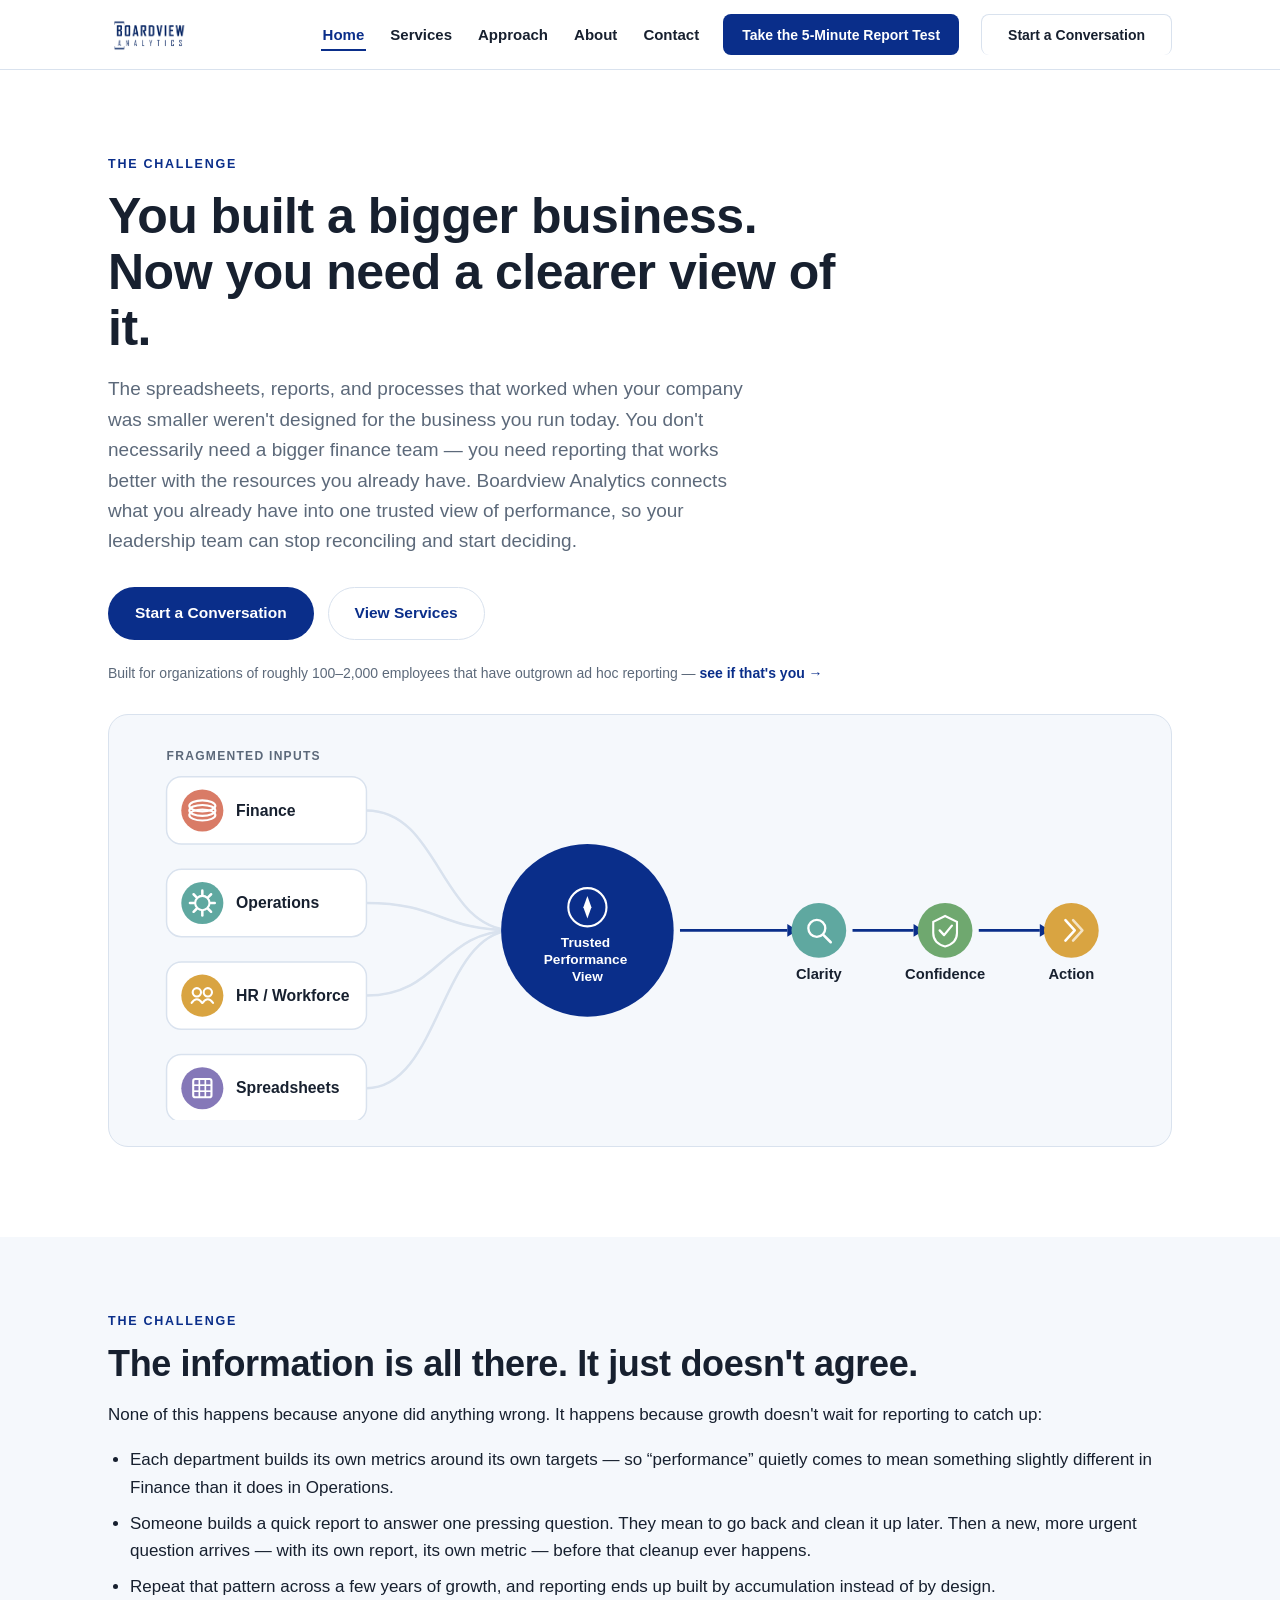
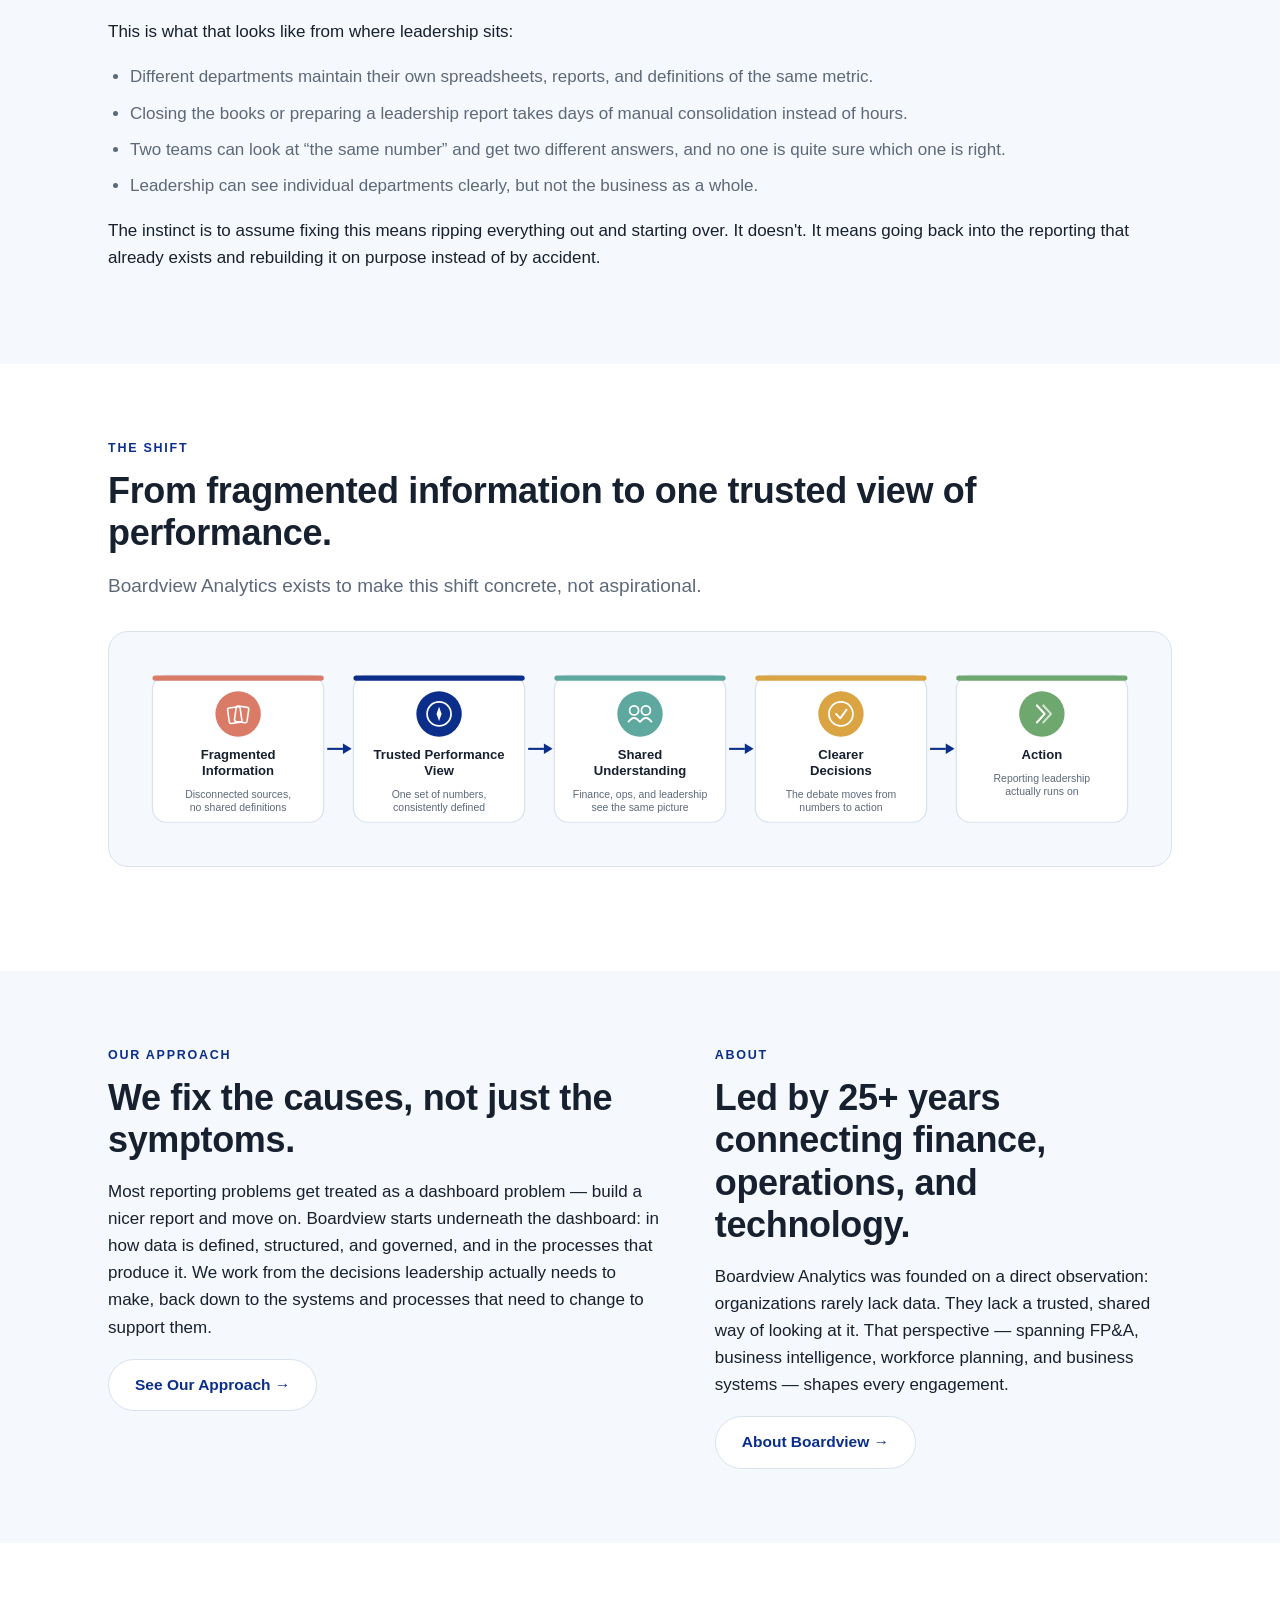
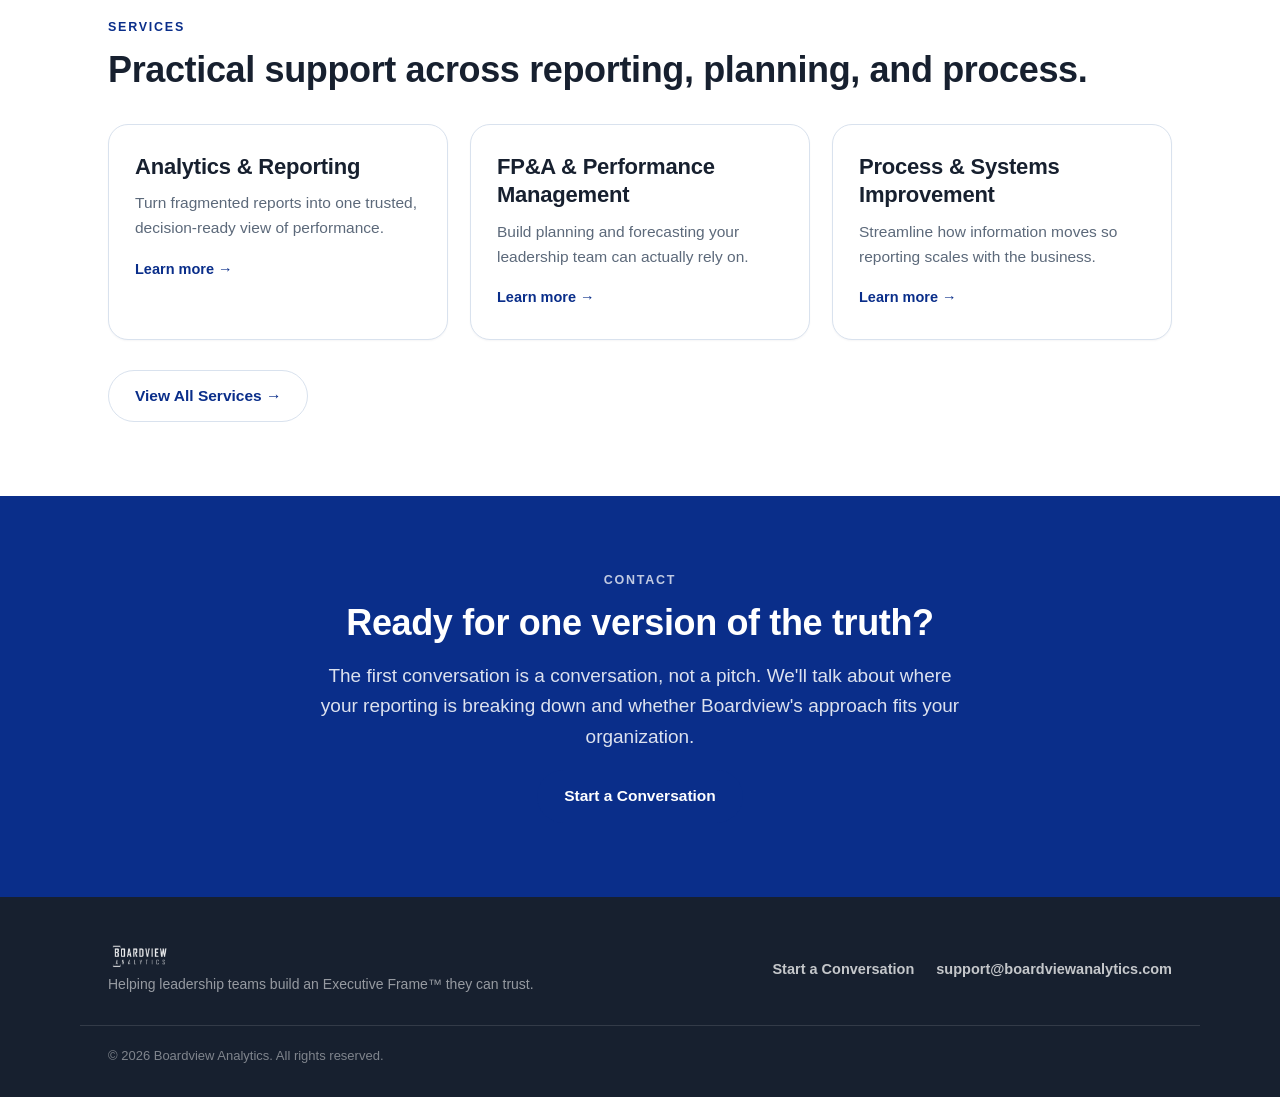
<file: index.html>
<!doctype html>
<html lang="en">
<head>
<meta charset="utf-8">
<meta name="viewport" content="width=device-width, initial-scale=1">
<title>Home | Boardview Analytics</title>
<meta name="description" content="Boardview Analytics connects fragmented reporting, planning, and process into one trusted view of performance for growing organizations.">
<link rel="icon" href="assets/img/logo.png">
<link rel="stylesheet" href="assets/css/style.css">
</head>
<body>

<header class="site-header">
  <div class="wrap">
    <a class="brand" href="index.html" aria-label="Boardview Analytics home">
      <img src="assets/img/logo.png" alt="Boardview Analytics">
    </a>
    <nav aria-label="Primary">
      <ul class="nav-links">
        <li><a href="index.html" aria-current="page">Home</a></li>
        <li><a href="services.html">Services</a></li>
        <li><a href="approach.html">Approach</a></li>
        <li><a href="about.html">About</a></li>
        <li><a href="contact.html">Contact</a></li>
        <li class="nav-cta-item"><a class="btn btn-primary btn-nav" href="5-minute-test.html">Take the 5-Minute Report Test</a></li>
        <li class="nav-cta-item"><a class="btn btn-secondary btn-nav" href="contact.html">Start a Conversation</a></li>
      </ul>
    </nav>
    <button class="nav-toggle" aria-label="Toggle menu"><span></span><span></span><span></span></button>
  </div>
</header>
<main>
  <section class="hero">
    <div class="wrap">
      <span class="eyebrow">The Challenge</span>
      <h1>You built a bigger business. Now you need a clearer view of it.</h1>
      <p class="lede">The spreadsheets, reports, and processes that worked when your company was smaller weren't designed for the business you run today. You don't necessarily need a bigger finance team &mdash; you need reporting that works better with the resources you already have. Boardview Analytics connects what you already have into one trusted view of performance, so your leadership team can stop reconciling and start deciding.</p>
      <div class="btn-row">
    <a class="btn btn-primary" href="contact.html">Start a Conversation</a>
    <a class="btn btn-secondary" href="services.html">View Services</a>
  </div>
      <p class="fit-line">Built for organizations of roughly 100&ndash;2,000 employees that have outgrown ad hoc reporting &mdash; <a href="approach.html#who-we-work-with">see if that's you &rarr;</a></p>
      <div class="diagram-frame">
        <svg viewBox="0 0 960 360" xmlns="http://www.w3.org/2000/svg" role="img" aria-label="Fragmented inputs converge into one trusted performance view, leading to clarity, confidence, and action."><path d="M 220 66 C 290.15 66, 290.15 180, 360.3 180" fill="none" stroke="#D9E2EE" stroke-width="2.4"/><path d="M 220 154 C 290.15 154, 290.15 180, 360.3 180" fill="none" stroke="#D9E2EE" stroke-width="2.4"/><path d="M 220 242 C 290.15 242, 290.15 180, 360.3 180" fill="none" stroke="#D9E2EE" stroke-width="2.4"/><path d="M 220 330 C 290.15 330, 290.15 180, 360.3 180" fill="none" stroke="#D9E2EE" stroke-width="2.4"/><rect x="30" y="34" width="190" height="64" rx="14" fill="#FFFFFF" stroke="#D9E2EE" stroke-width="1.4"/>
      <circle cx="64" cy="66" r="20" fill="#D97B66"/>
      
        <ellipse cx="64" cy="61.66" rx="12.4" ry="5.208" fill="none" stroke="#fff" stroke-width="2"/>
        <ellipse cx="64" cy="66" rx="12.4" ry="5.208" fill="none" stroke="#fff" stroke-width="2"/>
        <ellipse cx="64" cy="70.34" rx="12.4" ry="5.208" fill="none" stroke="#fff" stroke-width="2"/>
      <text x="96" y="71" font-family="Bahnschrift SemiBold, Segoe UI, Arial, sans-serif" font-weight="700" font-size="15" fill="#17202F">Finance</text><rect x="30" y="122" width="190" height="64" rx="14" fill="#FFFFFF" stroke="#D9E2EE" stroke-width="1.4"/>
      <circle cx="64" cy="154" r="20" fill="#5FA8A0"/>
      
        <circle cx="64" cy="154" r="6.820000000000001" fill="none" stroke="#fff" stroke-width="2"/>
        <line x1="71.688" y1="154" x2="75.78" y2="154" stroke="#fff" stroke-width="2.4" stroke-linecap="round"/><line x1="69.43623693376217" y1="159.4362369337622" x2="72.32971788237754" y2="162.32971788237754" stroke="#fff" stroke-width="2.4" stroke-linecap="round"/><line x1="64" y1="161.688" x2="64" y2="165.78" stroke="#fff" stroke-width="2.4" stroke-linecap="round"/><line x1="58.563763066237826" y1="159.4362369337622" x2="55.67028211762247" y2="162.32971788237754" stroke="#fff" stroke-width="2.4" stroke-linecap="round"/><line x1="56.312" y1="154" x2="52.22" y2="154" stroke="#fff" stroke-width="2.4" stroke-linecap="round"/><line x1="58.56376306623782" y1="148.5637630662378" x2="55.67028211762247" y2="145.67028211762246" stroke="#fff" stroke-width="2.4" stroke-linecap="round"/><line x1="64" y1="146.312" x2="64" y2="142.22" stroke="#fff" stroke-width="2.4" stroke-linecap="round"/><line x1="69.43623693376217" y1="148.5637630662378" x2="72.32971788237752" y2="145.67028211762246" stroke="#fff" stroke-width="2.4" stroke-linecap="round"/>
      <text x="96" y="159" font-family="Bahnschrift SemiBold, Segoe UI, Arial, sans-serif" font-weight="700" font-size="15" fill="#17202F">Operations</text><rect x="30" y="210" width="190" height="64" rx="14" fill="#FFFFFF" stroke="#D9E2EE" stroke-width="1.4"/>
      <circle cx="64" cy="242" r="20" fill="#D9A441"/>
      
        <circle cx="58.792" cy="238.9" r="3.9680000000000004" fill="none" stroke="#fff" stroke-width="2"/>
        <path d="M 53.832 248.82 q 4.960000000000001 -6.820000000000001 9.920000000000002 0" fill="none" stroke="#fff" stroke-width="2" stroke-linecap="round"/>
        <circle cx="69.208" cy="238.9" r="3.9680000000000004" fill="none" stroke="#fff" stroke-width="2"/>
        <path d="M 64.248 248.82 q 4.960000000000001 -6.820000000000001 9.920000000000002 0" fill="none" stroke="#fff" stroke-width="2" stroke-linecap="round"/>
      <text x="96" y="247" font-family="Bahnschrift SemiBold, Segoe UI, Arial, sans-serif" font-weight="700" font-size="15" fill="#17202F">HR / Workforce</text><rect x="30" y="298" width="190" height="64" rx="14" fill="#FFFFFF" stroke="#D9E2EE" stroke-width="1.4"/>
      <circle cx="64" cy="330" r="20" fill="#8578B8"/>
      <rect x="55.32" y="321.32" width="17.36" height="17.36" rx="2" fill="none" stroke="#fff" stroke-width="2"/>
        <line x1="55.32" y1="327.148" x2="72.68" y2="327.148" stroke="#fff" stroke-width="1.6"/>
        <line x1="55.32" y1="332.852" x2="72.68" y2="332.852" stroke="#fff" stroke-width="1.6"/>
        <line x1="61.147999999999996" y1="321.32" x2="61.147999999999996" y2="338.68" stroke="#fff" stroke-width="1.6"/>
        <line x1="66.852" y1="321.32" x2="66.852" y2="338.68" stroke="#fff" stroke-width="1.6"/>
      <text x="96" y="335" font-family="Bahnschrift SemiBold, Segoe UI, Arial, sans-serif" font-weight="700" font-size="15" fill="#17202F">Spreadsheets</text><text x="30" y="18" font-family="Avenir Next LT Pro, Segoe UI, Arial, sans-serif" font-weight="800" font-size="11.5" letter-spacing="1.2" fill="#5C697A">FRAGMENTED INPUTS</text><circle cx="430" cy="180" r="82" fill="#0A2E8A"/>
    <circle cx="430" cy="158" r="18.14988" fill="none" stroke="#fff" stroke-width="2"/>
        <polygon points="430,147.3236 433.843504,158 430,168.6764 426.156496,158" fill="#fff"/>
    <text x="430" y="196" text-anchor="middle" font-family="Bahnschrift SemiBold, Segoe UI, Arial, sans-serif" font-weight="700" font-size="13" fill="#fff">
      <tspan x="430" dy="0">Trusted</tspan>
      <tspan x="430" dy="16">Performance</tspan>
      <tspan x="430" dy="16">View</tspan>
    </text><line x1="518" y1="180" x2="620" y2="180" stroke="#0A2E8A" stroke-width="2.4"/>
      <polygon points="620,174 630,180 620,186" fill="#0A2E8A"/>
      <circle cx="650" cy="180" r="26" fill="#5FA8A0"/>
      <circle cx="648.0656" cy="178.0656" r="8.06" fill="none" stroke="#fff" stroke-width="2.2"/>
        <line x1="654.5136" y1="184.5136" x2="661.284" y2="191.284" stroke="#fff" stroke-width="2.4" stroke-linecap="round"/>
      <text x="650" y="226" text-anchor="middle" font-family="Bahnschrift SemiBold, Segoe UI, Arial, sans-serif" font-weight="700" font-size="14" fill="#17202F">Clarity</text><line x1="682" y1="180" x2="740" y2="180" stroke="#0A2E8A" stroke-width="2.4"/>
      <polygon points="740,174 750,180 740,186" fill="#0A2E8A"/>
      <circle cx="770" cy="180" r="26" fill="#6FA86F"/>
      <path d="M 770 166.298 L 781.284 171.94 L 781.284 182.418 Q 781.284 192.09 770 195.314 Q 758.716 192.09 758.716 182.418 L 758.716 171.94 Z" fill="none" stroke="#fff" stroke-width="2"/>
        <polyline points="764.8416,180 769.0328,184.5136 776.448,175.4864" fill="none" stroke="#fff" stroke-width="2.2" stroke-linecap="round" stroke-linejoin="round"/>
      <text x="770" y="226" text-anchor="middle" font-family="Bahnschrift SemiBold, Segoe UI, Arial, sans-serif" font-weight="700" font-size="14" fill="#17202F">Confidence</text><line x1="802" y1="180" x2="860" y2="180" stroke="#0A2E8A" stroke-width="2.4"/>
      <polygon points="860,174 870,180 860,186" fill="#0A2E8A"/>
      <circle cx="890" cy="180" r="26" fill="#D9A441"/>
      <polyline points="884.358,170.328 893.224,180 884.358,189.672" fill="none" stroke="#fff" stroke-width="2.4" stroke-linecap="round" stroke-linejoin="round"/>
        <polyline points="891.612,170.328 900.478,180 891.612,189.672" fill="none" stroke="#fff" stroke-width="2.4" stroke-linecap="round" stroke-linejoin="round" opacity="0.7"/>
      <text x="890" y="226" text-anchor="middle" font-family="Bahnschrift SemiBold, Segoe UI, Arial, sans-serif" font-weight="700" font-size="14" fill="#17202F">Action</text></svg>
      </div>
    </div>
  </section>

  <section class="bg-light">
    <div class="wrap">
      <span class="eyebrow">The Challenge</span>
      <h2>The information is all there. It just doesn't agree.</h2>
      <p>None of this happens because anyone did anything wrong. It happens because growth doesn't wait for reporting to catch up:</p>
      <ul class="plain">
        <li>Each department builds its own metrics around its own targets &mdash; so &ldquo;performance&rdquo; quietly comes to mean something slightly different in Finance than it does in Operations.</li>
        <li>Someone builds a quick report to answer one pressing question. They mean to go back and clean it up later. Then a new, more urgent question arrives &mdash; with its own report, its own metric &mdash; before that cleanup ever happens.</li>
        <li>Repeat that pattern across a few years of growth, and reporting ends up built by accumulation instead of by design.</li>
      </ul>
      <p>This is what that looks like from where leadership sits:</p>
      <ul class="plain muted">
        <li>Different departments maintain their own spreadsheets, reports, and definitions of the same metric.</li>
        <li>Closing the books or preparing a leadership report takes days of manual consolidation instead of hours.</li>
        <li>Two teams can look at &ldquo;the same number&rdquo; and get two different answers, and no one is quite sure which one is right.</li>
        <li>Leadership can see individual departments clearly, but not the business as a whole.</li>
      </ul>
      <p>The instinct is to assume fixing this means ripping everything out and starting over. It doesn't. It means going back into the reporting that already exists and rebuilding it on purpose instead of by accident.</p>
    </div>
  </section>

  <section>
    <div class="wrap">
      <span class="eyebrow">The Shift</span>
      <h2>From fragmented information to one trusted view of performance.</h2>
      <p class="lede">Boardview Analytics exists to make this shift concrete, not aspirational.</p>
      <div class="diagram-frame">
        <svg viewBox="0 0 1156 208" xmlns="http://www.w3.org/2000/svg" role="img" aria-label="Fragmented information becomes a trusted performance view, creating shared understanding, clearer decisions, and action."><line x1="220" y1="104" x2="238" y2="104" stroke="#0A2E8A" stroke-width="2.4"/>
        <polygon points="238,98 248,104 238,110" fill="#0A2E8A"/><g>
      <rect x="20" y="20" width="196" height="168" rx="16" fill="#FFFFFF" stroke="#D9E2EE" stroke-width="1.4"/>
      <rect x="20" y="20" width="196" height="6" rx="3" fill="#D97B66"/>
      <circle cx="118" cy="64" r="26" fill="#D97B66"/>
      <rect x="106.716" y="55.94" width="14.508000000000001" height="17.732000000000003" rx="2" fill="none" stroke="#fff" stroke-width="1.8" transform="rotate(-8 118 64)"/>
        <rect x="114.776" y="55.134" width="14.508000000000001" height="17.732000000000003" rx="2" fill="none" stroke="#fff" stroke-width="1.8" transform="rotate(8 118 64)"/>
      <text x="118" y="116" text-anchor="middle" font-family="Bahnschrift SemiBold, Segoe UI, Arial, sans-serif" font-weight="700" font-size="15" fill="#17202F"><tspan x="118" dy="0">Fragmented</tspan><tspan x="118" dy="18">Information</tspan></text><text x="118" y="160" text-anchor="middle" font-family="Avenir Next LT Pro, Segoe UI, Arial, sans-serif" font-size="12" fill="#5C697A"><tspan x="118" dy="0">Disconnected sources,</tspan><tspan x="118" dy="15">no shared definitions</tspan></text></g><line x1="450" y1="104" x2="468" y2="104" stroke="#0A2E8A" stroke-width="2.4"/>
        <polygon points="468,98 478,104 468,110" fill="#0A2E8A"/><g>
      <rect x="250" y="20" width="196" height="168" rx="16" fill="#FFFFFF" stroke="#D9E2EE" stroke-width="1.4"/>
      <rect x="250" y="20" width="196" height="6" rx="3" fill="#0A2E8A"/>
      <circle cx="348" cy="64" r="26" fill="#0A2E8A"/>
      <circle cx="348" cy="64" r="13.702" fill="none" stroke="#fff" stroke-width="2"/>
        <polygon points="348,55.94 350.9016,64 348,72.06 345.0984,64" fill="#fff"/>
      <text x="348" y="116" text-anchor="middle" font-family="Bahnschrift SemiBold, Segoe UI, Arial, sans-serif" font-weight="700" font-size="15" fill="#17202F"><tspan x="348" dy="0">Trusted Performance</tspan><tspan x="348" dy="18">View</tspan></text><text x="348" y="160" text-anchor="middle" font-family="Avenir Next LT Pro, Segoe UI, Arial, sans-serif" font-size="12" fill="#5C697A"><tspan x="348" dy="0">One set of numbers,</tspan><tspan x="348" dy="15">consistently defined</tspan></text></g><line x1="680" y1="104" x2="698" y2="104" stroke="#0A2E8A" stroke-width="2.4"/>
        <polygon points="698,98 708,104 698,110" fill="#0A2E8A"/><g>
      <rect x="480" y="20" width="196" height="168" rx="16" fill="#FFFFFF" stroke="#D9E2EE" stroke-width="1.4"/>
      <rect x="480" y="20" width="196" height="6" rx="3" fill="#5FA8A0"/>
      <circle cx="578" cy="64" r="26" fill="#5FA8A0"/>
      
        <circle cx="571.2296" cy="59.97" r="5.1584" fill="none" stroke="#fff" stroke-width="2"/>
        <path d="M 564.7816 72.866 q 6.448 -8.866000000000001 12.896 0" fill="none" stroke="#fff" stroke-width="2" stroke-linecap="round"/>
        <circle cx="584.7704" cy="59.97" r="5.1584" fill="none" stroke="#fff" stroke-width="2"/>
        <path d="M 578.3224 72.866 q 6.448 -8.866000000000001 12.896 0" fill="none" stroke="#fff" stroke-width="2" stroke-linecap="round"/>
      <text x="578" y="116" text-anchor="middle" font-family="Bahnschrift SemiBold, Segoe UI, Arial, sans-serif" font-weight="700" font-size="15" fill="#17202F"><tspan x="578" dy="0">Shared</tspan><tspan x="578" dy="18">Understanding</tspan></text><text x="578" y="160" text-anchor="middle" font-family="Avenir Next LT Pro, Segoe UI, Arial, sans-serif" font-size="12" fill="#5C697A"><tspan x="578" dy="0">Finance, ops, and leadership</tspan><tspan x="578" dy="15">see the same picture</tspan></text></g><line x1="910" y1="104" x2="928" y2="104" stroke="#0A2E8A" stroke-width="2.4"/>
        <polygon points="928,98 938,104 928,110" fill="#0A2E8A"/><g>
      <rect x="710" y="20" width="196" height="168" rx="16" fill="#FFFFFF" stroke="#D9E2EE" stroke-width="1.4"/>
      <rect x="710" y="20" width="196" height="6" rx="3" fill="#D9A441"/>
      <circle cx="808" cy="64" r="26" fill="#D9A441"/>
      <circle cx="808" cy="64" r="13.702" fill="none" stroke="#fff" stroke-width="2"/>
        <polyline points="802.358,64 807.194,69.1584 814.448,59.164" fill="none" stroke="#fff" stroke-width="2.2" stroke-linecap="round" stroke-linejoin="round"/>
      <text x="808" y="116" text-anchor="middle" font-family="Bahnschrift SemiBold, Segoe UI, Arial, sans-serif" font-weight="700" font-size="15" fill="#17202F"><tspan x="808" dy="0">Clearer</tspan><tspan x="808" dy="18">Decisions</tspan></text><text x="808" y="160" text-anchor="middle" font-family="Avenir Next LT Pro, Segoe UI, Arial, sans-serif" font-size="12" fill="#5C697A"><tspan x="808" dy="0">The debate moves from</tspan><tspan x="808" dy="15">numbers to action</tspan></text></g><g>
      <rect x="940" y="20" width="196" height="168" rx="16" fill="#FFFFFF" stroke="#D9E2EE" stroke-width="1.4"/>
      <rect x="940" y="20" width="196" height="6" rx="3" fill="#6FA86F"/>
      <circle cx="1038" cy="64" r="26" fill="#6FA86F"/>
      <polyline points="1032.358,54.328 1041.224,64 1032.358,73.672" fill="none" stroke="#fff" stroke-width="2.4" stroke-linecap="round" stroke-linejoin="round"/>
        <polyline points="1039.612,54.328 1048.478,64 1039.612,73.672" fill="none" stroke="#fff" stroke-width="2.4" stroke-linecap="round" stroke-linejoin="round" opacity="0.7"/>
      <text x="1038" y="116" text-anchor="middle" font-family="Bahnschrift SemiBold, Segoe UI, Arial, sans-serif" font-weight="700" font-size="15" fill="#17202F"><tspan x="1038" dy="0">Action</tspan></text><text x="1038" y="142" text-anchor="middle" font-family="Avenir Next LT Pro, Segoe UI, Arial, sans-serif" font-size="12" fill="#5C697A"><tspan x="1038" dy="0">Reporting leadership</tspan><tspan x="1038" dy="15">actually runs on</tspan></text></g></svg>
      </div>
    </div>
  </section>

  <section class="bg-light">
    <div class="wrap split">
      <div>
        <span class="eyebrow">Our Approach</span>
        <h2>We fix the causes, not just the symptoms.</h2>
        <p>Most reporting problems get treated as a dashboard problem &mdash; build a nicer report and move on. Boardview starts underneath the dashboard: in how data is defined, structured, and governed, and in the processes that produce it. We work from the decisions leadership actually needs to make, back down to the systems and processes that need to change to support them.</p>
        <a class="btn btn-secondary" href="approach.html">See Our Approach &rarr;</a>
      </div>
      <div>
        <span class="eyebrow">About</span>
        <h2>Led by 25+ years connecting finance, operations, and technology.</h2>
        <p>Boardview Analytics was founded on a direct observation: organizations rarely lack data. They lack a trusted, shared way of looking at it. That perspective &mdash; spanning FP&amp;A, business intelligence, workforce planning, and business systems &mdash; shapes every engagement.</p>
        <a class="btn btn-secondary" href="about.html">About Boardview &rarr;</a>
      </div>
    </div>
  </section>

  <section>
    <div class="wrap">
      <span class="eyebrow">Services</span>
      <h2>Practical support across reporting, planning, and process.</h2>
      <div class="card-grid">
        <div class="card">
          <h3>Analytics &amp; Reporting</h3>
          <p>Turn fragmented reports into one trusted, decision-ready view of performance.</p>
          <a class="more" href="services.html#analytics-reporting">Learn more &rarr;</a>
        </div>
        <div class="card">
          <h3>FP&amp;A &amp; Performance Management</h3>
          <p>Build planning and forecasting your leadership team can actually rely on.</p>
          <a class="more" href="services.html#fpa-performance">Learn more &rarr;</a>
        </div>
        <div class="card">
          <h3>Process &amp; Systems Improvement</h3>
          <p>Streamline how information moves so reporting scales with the business.</p>
          <a class="more" href="services.html#process-systems">Learn more &rarr;</a>
        </div>
      </div>
      <div class="btn-row" style="margin-top:30px;">
        <a class="btn btn-secondary" href="services.html">View All Services &rarr;</a>
      </div>
    </div>
  </section>

  <section class="bg-blue cta-band">
    <div class="wrap">
      <span class="eyebrow">Contact</span>
      <h2>Ready for one version of the truth?</h2>
      <p class="lede">The first conversation is a conversation, not a pitch. We'll talk about where your reporting is breaking down and whether Boardview's approach fits your organization.</p>
      <div class="btn-row">
    <a class="btn btn-primary" href="contact.html">Start a Conversation</a>
    
  </div>
    </div>
  </section>
</main>

<footer class="site-footer">
  <div class="wrap">
    <div>
      <div class="foot-brand">
        <img src="assets/img/logo.png" alt="Boardview Analytics">
      </div>
      <div class="foot-tagline">Helping leadership teams build an Executive Frame&trade; they can trust.</div>
    </div>
    <nav aria-label="Footer">
      <a href="contact.html">Start a Conversation</a>
      <a href="mailto:support@boardviewanalytics.com">support@boardviewanalytics.com</a>
    </nav>
  </div>
  <div class="foot-bottom">&copy; 2026 Boardview Analytics. All rights reserved.</div>
</footer>
<script src="assets/js/main.js"></script>
</body>
</html>
</file>
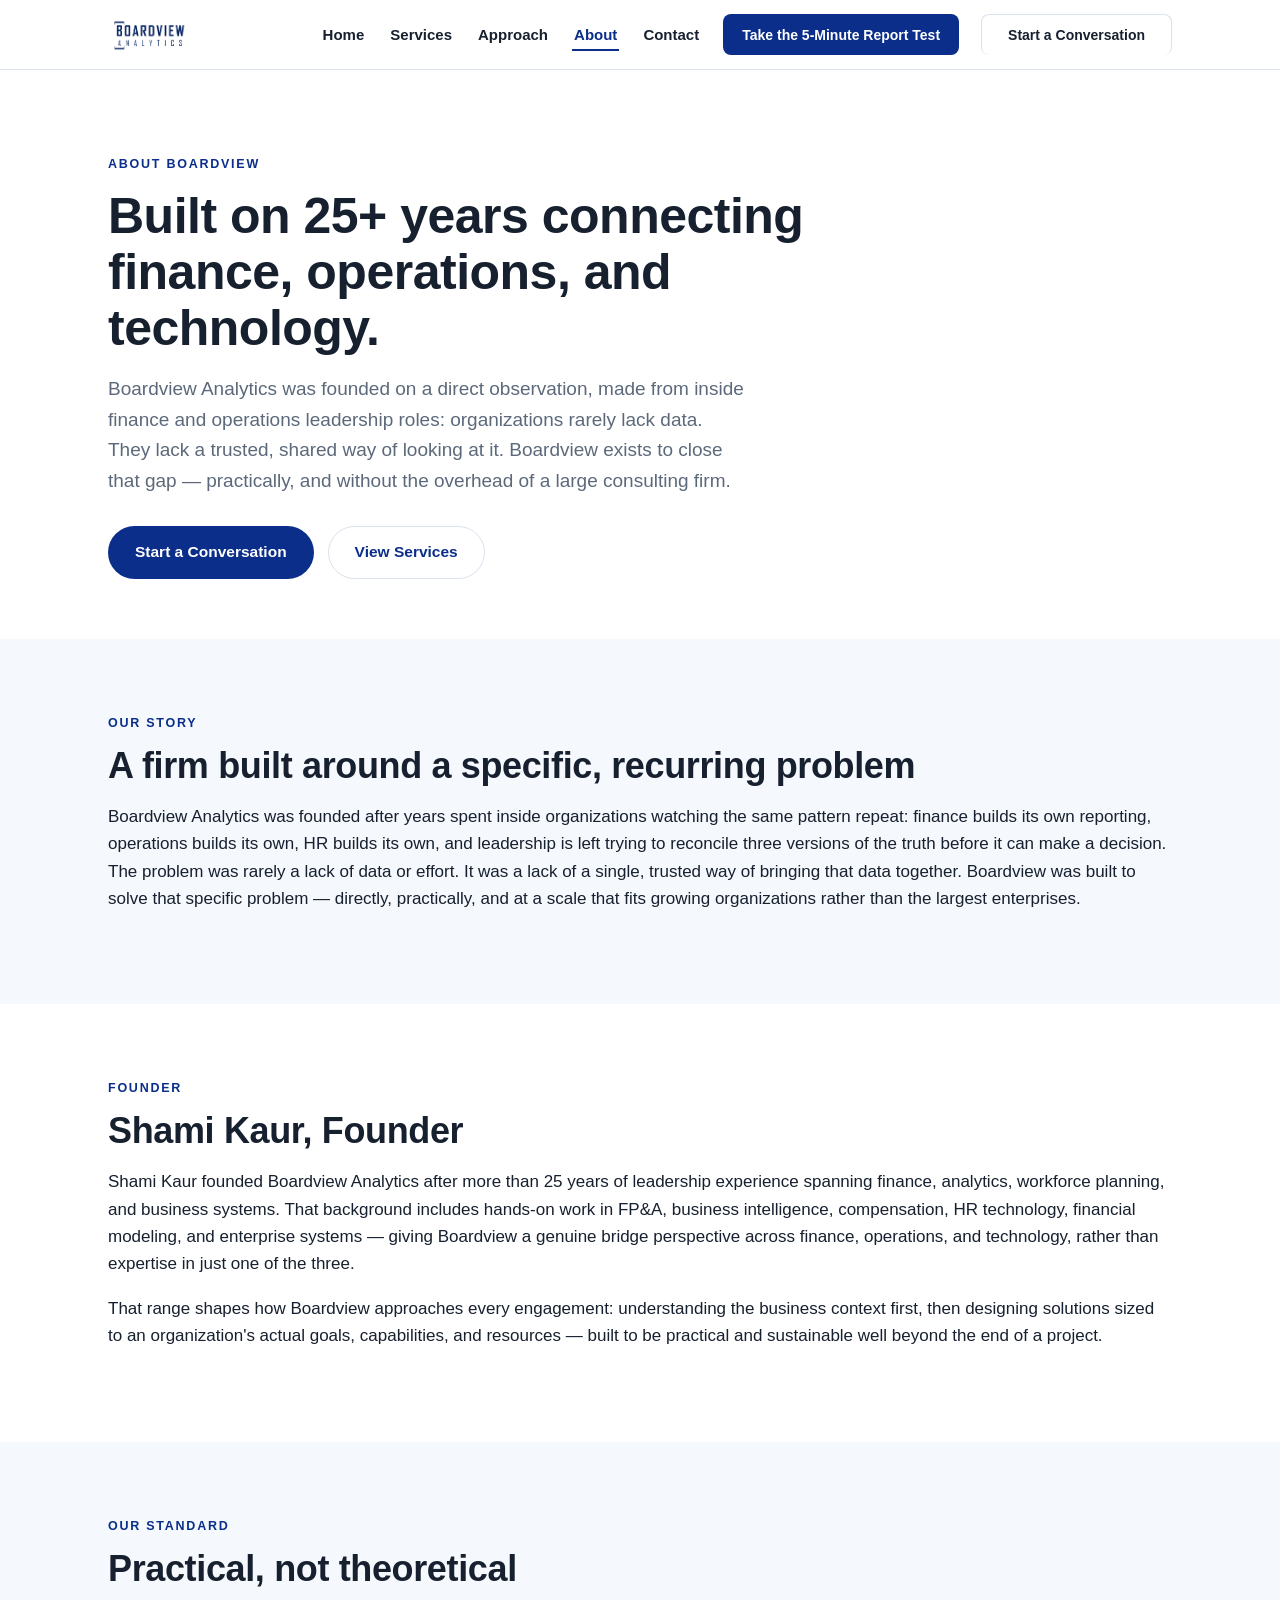
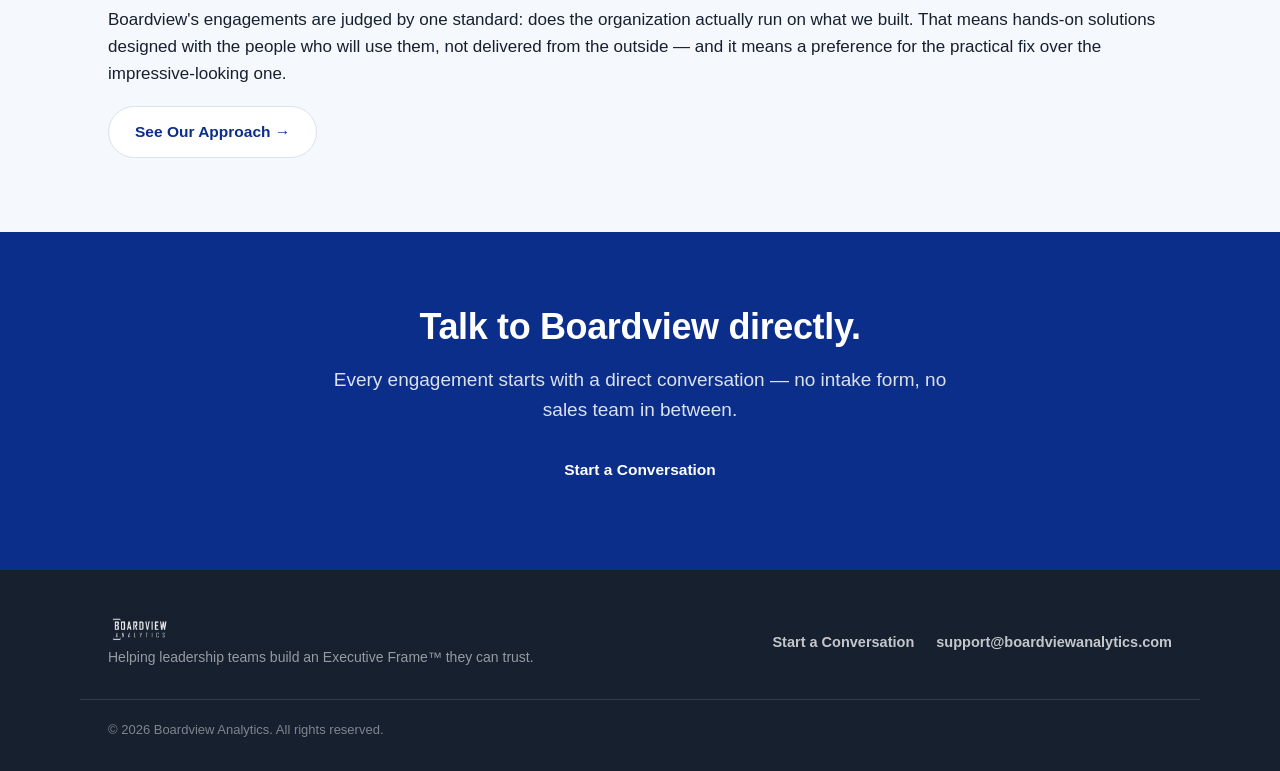
<file: about.html>
<!doctype html>
<html lang="en">
<head>
<meta charset="utf-8">
<meta name="viewport" content="width=device-width, initial-scale=1">
<title>About | Boardview Analytics</title>
<meta name="description" content="Boardview Analytics was founded by Shami Kaur after 25+ years connecting finance, operations, and technology.">
<link rel="icon" href="assets/img/logo.png">
<link rel="stylesheet" href="assets/css/style.css">
</head>
<body>

<header class="site-header">
  <div class="wrap">
    <a class="brand" href="index.html" aria-label="Boardview Analytics home">
      <img src="assets/img/logo.png" alt="Boardview Analytics">
    </a>
    <nav aria-label="Primary">
      <ul class="nav-links">
        <li><a href="index.html">Home</a></li>
        <li><a href="services.html">Services</a></li>
        <li><a href="approach.html">Approach</a></li>
        <li><a href="about.html" aria-current="page">About</a></li>
        <li><a href="contact.html">Contact</a></li>
        <li class="nav-cta-item"><a class="btn btn-primary btn-nav" href="5-minute-test.html">Take the 5-Minute Report Test</a></li>
        <li class="nav-cta-item"><a class="btn btn-secondary btn-nav" href="contact.html">Start a Conversation</a></li>
      </ul>
    </nav>
    <button class="nav-toggle" aria-label="Toggle menu"><span></span><span></span><span></span></button>
  </div>
</header>
<main>
  <section class="hero">
    <div class="wrap">
      <span class="eyebrow">About Boardview</span>
      <h1>Built on 25+ years connecting finance, operations, and technology.</h1>
      <p class="lede">Boardview Analytics was founded on a direct observation, made from inside finance and operations leadership roles: organizations rarely lack data. They lack a trusted, shared way of looking at it. Boardview exists to close that gap &mdash; practically, and without the overhead of a large consulting firm.</p>
      <div class="btn-row">
    <a class="btn btn-primary" href="contact.html">Start a Conversation</a>
    <a class="btn btn-secondary" href="services.html">View Services</a>
  </div>
    </div>
  </section>

  <section class="bg-light">
    <div class="wrap">
      <span class="eyebrow">Our Story</span>
      <h2>A firm built around a specific, recurring problem</h2>
      <p>Boardview Analytics was founded after years spent inside organizations watching the same pattern repeat: finance builds its own reporting, operations builds its own, HR builds its own, and leadership is left trying to reconcile three versions of the truth before it can make a decision. The problem was rarely a lack of data or effort. It was a lack of a single, trusted way of bringing that data together. Boardview was built to solve that specific problem &mdash; directly, practically, and at a scale that fits growing organizations rather than the largest enterprises.</p>
    </div>
  </section>

  <section>
    <div class="wrap">
      <span class="eyebrow">Founder</span>
      <h2>Shami Kaur, Founder</h2>
      <p>Shami Kaur founded Boardview Analytics after more than 25 years of leadership experience spanning finance, analytics, workforce planning, and business systems. That background includes hands-on work in FP&amp;A, business intelligence, compensation, HR technology, financial modeling, and enterprise systems &mdash; giving Boardview a genuine bridge perspective across finance, operations, and technology, rather than expertise in just one of the three.</p>
      <p>That range shapes how Boardview approaches every engagement: understanding the business context first, then designing solutions sized to an organization's actual goals, capabilities, and resources &mdash; built to be practical and sustainable well beyond the end of a project.</p>
    </div>
  </section>

  <section class="bg-light">
    <div class="wrap">
      <span class="eyebrow">Our Standard</span>
      <h2>Practical, not theoretical</h2>
      <p>Boardview's engagements are judged by one standard: does the organization actually run on what we built. That means hands-on solutions designed with the people who will use them, not delivered from the outside &mdash; and it means a preference for the practical fix over the impressive-looking one.</p>
      <a class="btn btn-secondary" href="approach.html">See Our Approach &rarr;</a>
    </div>
  </section>

  <section class="bg-blue cta-band">
    <div class="wrap">
      <h2>Talk to Boardview directly.</h2>
      <p class="lede">Every engagement starts with a direct conversation &mdash; no intake form, no sales team in between.</p>
      <div class="btn-row">
    <a class="btn btn-primary" href="contact.html">Start a Conversation</a>
    
  </div>
    </div>
  </section>
</main>

<footer class="site-footer">
  <div class="wrap">
    <div>
      <div class="foot-brand">
        <img src="assets/img/logo.png" alt="Boardview Analytics">
      </div>
      <div class="foot-tagline">Helping leadership teams build an Executive Frame&trade; they can trust.</div>
    </div>
    <nav aria-label="Footer">
      <a href="contact.html">Start a Conversation</a>
      <a href="mailto:support@boardviewanalytics.com">support@boardviewanalytics.com</a>
    </nav>
  </div>
  <div class="foot-bottom">&copy; 2026 Boardview Analytics. All rights reserved.</div>
</footer>
<script src="assets/js/main.js"></script>
</body>
</html>
</file>
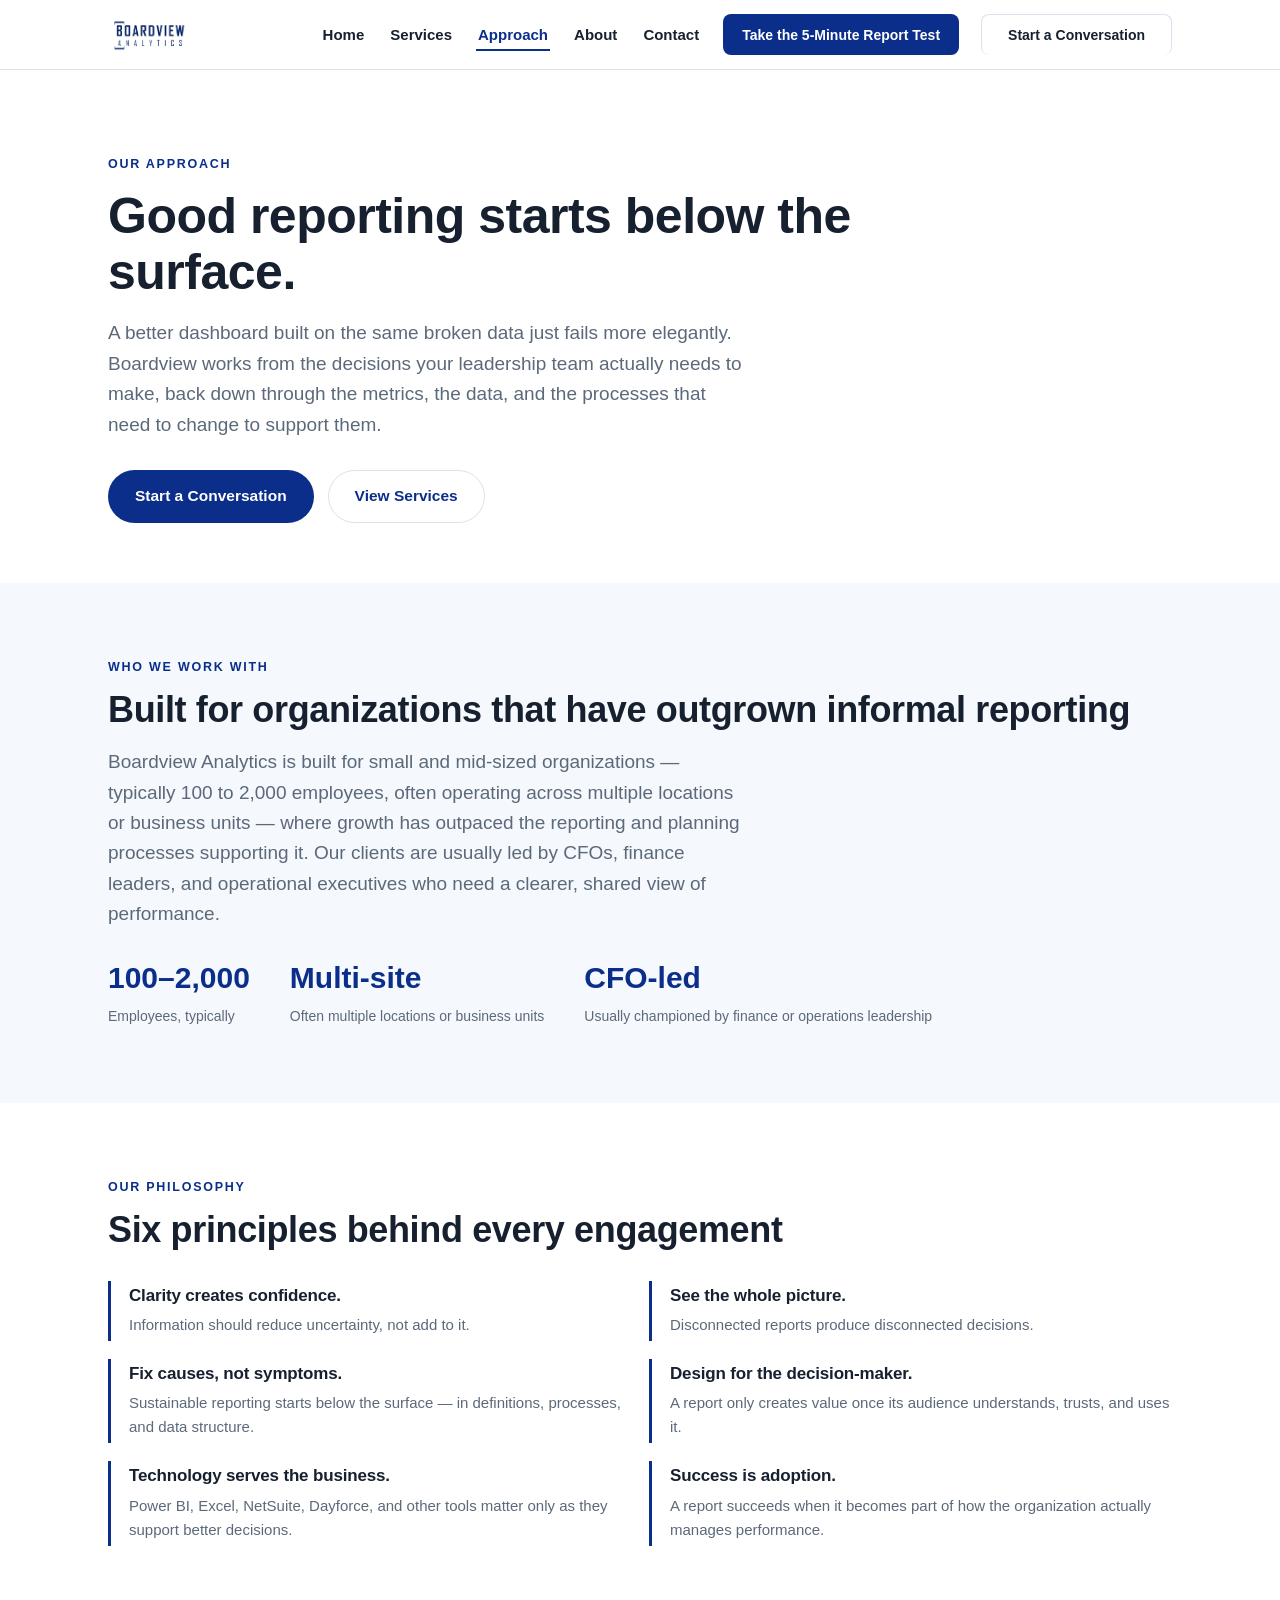
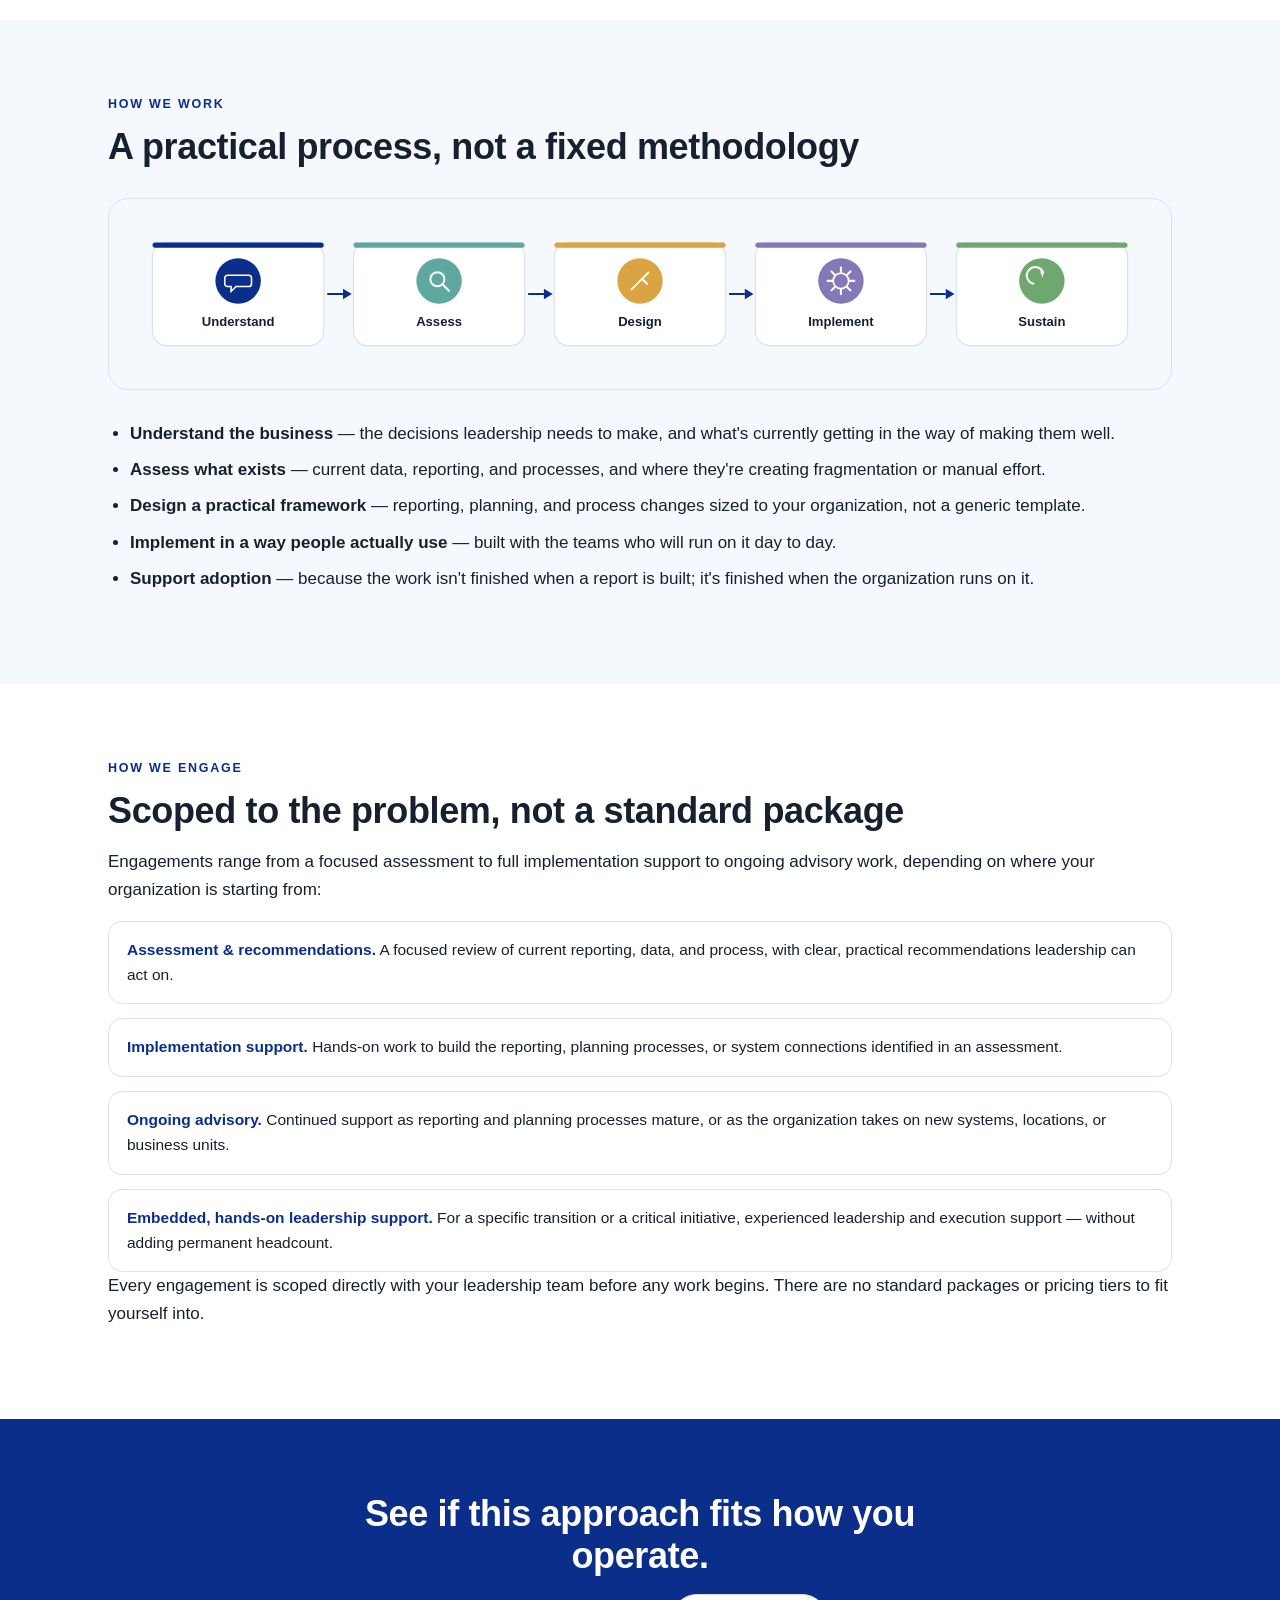
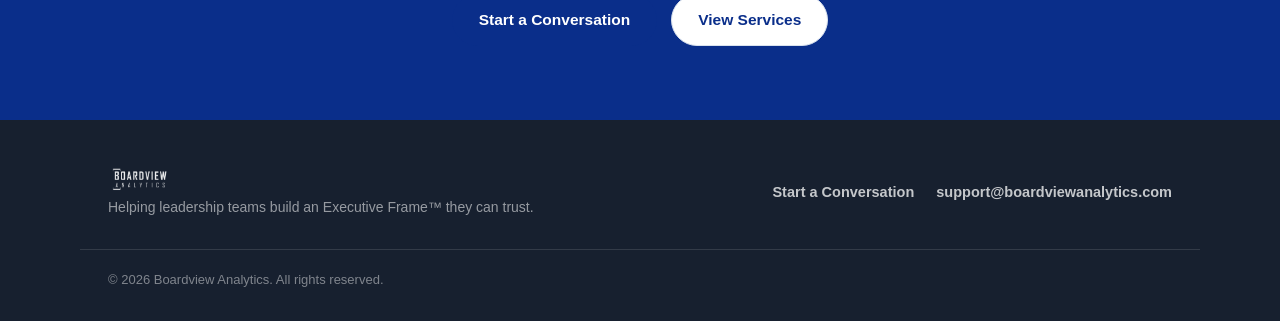
<file: approach.html>
<!doctype html>
<html lang="en">
<head>
<meta charset="utf-8">
<meta name="viewport" content="width=device-width, initial-scale=1">
<title>Approach | Boardview Analytics</title>
<meta name="description" content="How Boardview Analytics works: our philosophy, our process, our engagement models, and who we work with.">
<link rel="icon" href="assets/img/logo.png">
<link rel="stylesheet" href="assets/css/style.css">
</head>
<body>

<header class="site-header">
  <div class="wrap">
    <a class="brand" href="index.html" aria-label="Boardview Analytics home">
      <img src="assets/img/logo.png" alt="Boardview Analytics">
    </a>
    <nav aria-label="Primary">
      <ul class="nav-links">
        <li><a href="index.html">Home</a></li>
        <li><a href="services.html">Services</a></li>
        <li><a href="approach.html" aria-current="page">Approach</a></li>
        <li><a href="about.html">About</a></li>
        <li><a href="contact.html">Contact</a></li>
        <li class="nav-cta-item"><a class="btn btn-primary btn-nav" href="5-minute-test.html">Take the 5-Minute Report Test</a></li>
        <li class="nav-cta-item"><a class="btn btn-secondary btn-nav" href="contact.html">Start a Conversation</a></li>
      </ul>
    </nav>
    <button class="nav-toggle" aria-label="Toggle menu"><span></span><span></span><span></span></button>
  </div>
</header>
<main>
  <section class="hero">
    <div class="wrap">
      <span class="eyebrow">Our Approach</span>
      <h1>Good reporting starts below the surface.</h1>
      <p class="lede">A better dashboard built on the same broken data just fails more elegantly. Boardview works from the decisions your leadership team actually needs to make, back down through the metrics, the data, and the processes that need to change to support them.</p>
      <div class="btn-row">
    <a class="btn btn-primary" href="contact.html">Start a Conversation</a>
    <a class="btn btn-secondary" href="services.html">View Services</a>
  </div>
    </div>
  </section>

  <section id="who-we-work-with" class="bg-light">
    <div class="wrap">
      <span class="eyebrow">Who We Work With</span>
      <h2>Built for organizations that have outgrown informal reporting</h2>
      <p class="lede">Boardview Analytics is built for small and mid-sized organizations &mdash; typically 100 to 2,000 employees, often operating across multiple locations or business units &mdash; where growth has outpaced the reporting and planning processes supporting it. Our clients are usually led by CFOs, finance leaders, and operational executives who need a clearer, shared view of performance.</p>
      <div class="stat-row">
        <div class="stat"><b>100&ndash;2,000</b><span>Employees, typically</span></div>
        <div class="stat"><b>Multi-site</b><span>Often multiple locations or business units</span></div>
        <div class="stat"><b>CFO-led</b><span>Usually championed by finance or operations leadership</span></div>
      </div>
    </div>
  </section>

  <section>
    <div class="wrap">
      <span class="eyebrow">Our Philosophy</span>
      <h2>Six principles behind every engagement</h2>
      <div class="principle-grid">
        <div class="principle"><h3>Clarity creates confidence.</h3><p>Information should reduce uncertainty, not add to it.</p></div>
        <div class="principle"><h3>See the whole picture.</h3><p>Disconnected reports produce disconnected decisions.</p></div>
        <div class="principle"><h3>Fix causes, not symptoms.</h3><p>Sustainable reporting starts below the surface &mdash; in definitions, processes, and data structure.</p></div>
        <div class="principle"><h3>Design for the decision-maker.</h3><p>A report only creates value once its audience understands, trusts, and uses it.</p></div>
        <div class="principle"><h3>Technology serves the business.</h3><p>Power BI, Excel, NetSuite, Dayforce, and other tools matter only as they support better decisions.</p></div>
        <div class="principle"><h3>Success is adoption.</h3><p>A report succeeds when it becomes part of how the organization actually manages performance.</p></div>
      </div>
    </div>
  </section>

  <section class="bg-light">
    <div class="wrap">
      <span class="eyebrow">How We Work</span>
      <h2>A practical process, not a fixed methodology</h2>
      <div class="diagram-frame"><svg viewBox="0 0 1156 158" xmlns="http://www.w3.org/2000/svg" role="img" aria-label="Our process: understand, assess, design, implement, sustain."><line x1="220" y1="79" x2="238" y2="79" stroke="#0A2E8A" stroke-width="2.4"/>
        <polygon points="238,73 248,79 238,85" fill="#0A2E8A"/><g>
      <rect x="20" y="20" width="196" height="118" rx="16" fill="#FFFFFF" stroke="#D9E2EE" stroke-width="1.4"/>
      <rect x="20" y="20" width="196" height="6" rx="3" fill="#0A2E8A"/>
      <circle cx="118" cy="64" r="26" fill="#0A2E8A"/>
      <path d="M 105.91 57.552 h 24.18 a 3.224 3.224 0 0 1 3.224 3.224 v 6.448 a 3.224 3.224 0 0 1 -3.224 3.224 h -14.508000000000001 l -5.642 5.642 v -5.642 h -4.03 a 3.224 3.224 0 0 1 -3.224 -3.224 v -6.448 a 3.224 3.224 0 0 1 3.224 -3.224 Z" fill="none" stroke="#fff" stroke-width="1.8"/>
      <text x="118" y="116" text-anchor="middle" font-family="Bahnschrift SemiBold, Segoe UI, Arial, sans-serif" font-weight="700" font-size="15" fill="#17202F"><tspan x="118" dy="0">Understand</tspan></text></g><line x1="450" y1="79" x2="468" y2="79" stroke="#0A2E8A" stroke-width="2.4"/>
        <polygon points="468,73 478,79 468,85" fill="#0A2E8A"/><g>
      <rect x="250" y="20" width="196" height="118" rx="16" fill="#FFFFFF" stroke="#D9E2EE" stroke-width="1.4"/>
      <rect x="250" y="20" width="196" height="6" rx="3" fill="#5FA8A0"/>
      <circle cx="348" cy="64" r="26" fill="#5FA8A0"/>
      <circle cx="346.0656" cy="62.0656" r="8.06" fill="none" stroke="#fff" stroke-width="2.2"/>
        <line x1="352.5136" y1="68.5136" x2="359.284" y2="75.284" stroke="#fff" stroke-width="2.4" stroke-linecap="round"/>
      <text x="348" y="116" text-anchor="middle" font-family="Bahnschrift SemiBold, Segoe UI, Arial, sans-serif" font-weight="700" font-size="15" fill="#17202F"><tspan x="348" dy="0">Assess</tspan></text></g><line x1="680" y1="79" x2="698" y2="79" stroke="#0A2E8A" stroke-width="2.4"/>
        <polygon points="698,73 708,79 698,85" fill="#0A2E8A"/><g>
      <rect x="480" y="20" width="196" height="118" rx="16" fill="#FFFFFF" stroke="#D9E2EE" stroke-width="1.4"/>
      <rect x="480" y="20" width="196" height="6" rx="3" fill="#D9A441"/>
      <circle cx="578" cy="64" r="26" fill="#D9A441"/>
      <line x1="568.328" y1="73.672" x2="587.672" y2="54.328" stroke="#fff" stroke-width="2.2" stroke-linecap="round"/>
        <line x1="580.418" y1="61.582" x2="586.06" y2="67.224" stroke="#fff" stroke-width="2.2" stroke-linecap="round"/>
      <text x="578" y="116" text-anchor="middle" font-family="Bahnschrift SemiBold, Segoe UI, Arial, sans-serif" font-weight="700" font-size="15" fill="#17202F"><tspan x="578" dy="0">Design</tspan></text></g><line x1="910" y1="79" x2="928" y2="79" stroke="#0A2E8A" stroke-width="2.4"/>
        <polygon points="928,73 938,79 928,85" fill="#0A2E8A"/><g>
      <rect x="710" y="20" width="196" height="118" rx="16" fill="#FFFFFF" stroke="#D9E2EE" stroke-width="1.4"/>
      <rect x="710" y="20" width="196" height="6" rx="3" fill="#8578B8"/>
      <circle cx="808" cy="64" r="26" fill="#8578B8"/>
      
        <circle cx="808" cy="64" r="8.866000000000001" fill="none" stroke="#fff" stroke-width="2"/>
        <line x1="817.9944" y1="64" x2="823.314" y2="64" stroke="#fff" stroke-width="2.4" stroke-linecap="round"/><line x1="815.0671080138908" y1="71.06710801389083" x2="818.8286332470908" y2="74.82863324709079" stroke="#fff" stroke-width="2.4" stroke-linecap="round"/><line x1="808" y1="73.9944" x2="808" y2="79.314" stroke="#fff" stroke-width="2.4" stroke-linecap="round"/><line x1="800.9328919861092" y1="71.06710801389083" x2="797.1713667529092" y2="74.82863324709079" stroke="#fff" stroke-width="2.4" stroke-linecap="round"/><line x1="798.0056" y1="64" x2="792.686" y2="64" stroke="#fff" stroke-width="2.4" stroke-linecap="round"/><line x1="800.9328919861092" y1="56.93289198610917" x2="797.1713667529092" y2="53.17136675290921" stroke="#fff" stroke-width="2.4" stroke-linecap="round"/><line x1="808" y1="54.0056" x2="808" y2="48.686" stroke="#fff" stroke-width="2.4" stroke-linecap="round"/><line x1="815.0671080138908" y1="56.93289198610917" x2="818.8286332470908" y2="53.17136675290921" stroke="#fff" stroke-width="2.4" stroke-linecap="round"/>
      <text x="808" y="116" text-anchor="middle" font-family="Bahnschrift SemiBold, Segoe UI, Arial, sans-serif" font-weight="700" font-size="15" fill="#17202F"><tspan x="808" dy="0">Implement</tspan></text></g><g>
      <rect x="940" y="20" width="196" height="118" rx="16" fill="#FFFFFF" stroke="#D9E2EE" stroke-width="1.4"/>
      <rect x="940" y="20" width="196" height="6" rx="3" fill="#6FA86F"/>
      <circle cx="1038" cy="64" r="26" fill="#6FA86F"/>
      <path d="M 1028.328 67.224 A 9.672 9.672 0 1 1 1039.612 54.6504" fill="none" stroke="#fff" stroke-width="2.2" stroke-linecap="round"/>
        <polygon points="1039.612,54.6504 1035.582,52.3936 1039.2896,60.775999999999996" fill="#fff"/>
      <text x="1038" y="116" text-anchor="middle" font-family="Bahnschrift SemiBold, Segoe UI, Arial, sans-serif" font-weight="700" font-size="15" fill="#17202F"><tspan x="1038" dy="0">Sustain</tspan></text></g></svg></div>
      <ul class="plain">
        <li><strong>Understand the business</strong> &mdash; the decisions leadership needs to make, and what's currently getting in the way of making them well.</li>
        <li><strong>Assess what exists</strong> &mdash; current data, reporting, and processes, and where they're creating fragmentation or manual effort.</li>
        <li><strong>Design a practical framework</strong> &mdash; reporting, planning, and process changes sized to your organization, not a generic template.</li>
        <li><strong>Implement in a way people actually use</strong> &mdash; built with the teams who will run on it day to day.</li>
        <li><strong>Support adoption</strong> &mdash; because the work isn't finished when a report is built; it's finished when the organization runs on it.</li>
      </ul>
    </div>
  </section>

  <section>
    <div class="wrap">
      <span class="eyebrow">How We Engage</span>
      <h2>Scoped to the problem, not a standard package</h2>
      <p>Engagements range from a focused assessment to full implementation support to ongoing advisory work, depending on where your organization is starting from:</p>
      <ul class="pill-list">
        <li><strong>Assessment &amp; recommendations.</strong> A focused review of current reporting, data, and process, with clear, practical recommendations leadership can act on.</li>
        <li><strong>Implementation support.</strong> Hands-on work to build the reporting, planning processes, or system connections identified in an assessment.</li>
        <li><strong>Ongoing advisory.</strong> Continued support as reporting and planning processes mature, or as the organization takes on new systems, locations, or business units.</li>
        <li><strong>Embedded, hands-on leadership support.</strong> For a specific transition or a critical initiative, experienced leadership and execution support &mdash; without adding permanent headcount.</li>
      </ul>
      <p>Every engagement is scoped directly with your leadership team before any work begins. There are no standard packages or pricing tiers to fit yourself into.</p>
    </div>
  </section>

  <section class="bg-blue cta-band">
    <div class="wrap">
      <h2>See if this approach fits how you operate.</h2>
      <div class="btn-row">
    <a class="btn btn-primary" href="contact.html">Start a Conversation</a>
    <a class="btn btn-secondary" href="services.html">View Services</a>
  </div>
    </div>
  </section>
</main>

<footer class="site-footer">
  <div class="wrap">
    <div>
      <div class="foot-brand">
        <img src="assets/img/logo.png" alt="Boardview Analytics">
      </div>
      <div class="foot-tagline">Helping leadership teams build an Executive Frame&trade; they can trust.</div>
    </div>
    <nav aria-label="Footer">
      <a href="contact.html">Start a Conversation</a>
      <a href="mailto:support@boardviewanalytics.com">support@boardviewanalytics.com</a>
    </nav>
  </div>
  <div class="foot-bottom">&copy; 2026 Boardview Analytics. All rights reserved.</div>
</footer>
<script src="assets/js/main.js"></script>
</body>
</html>
</file>
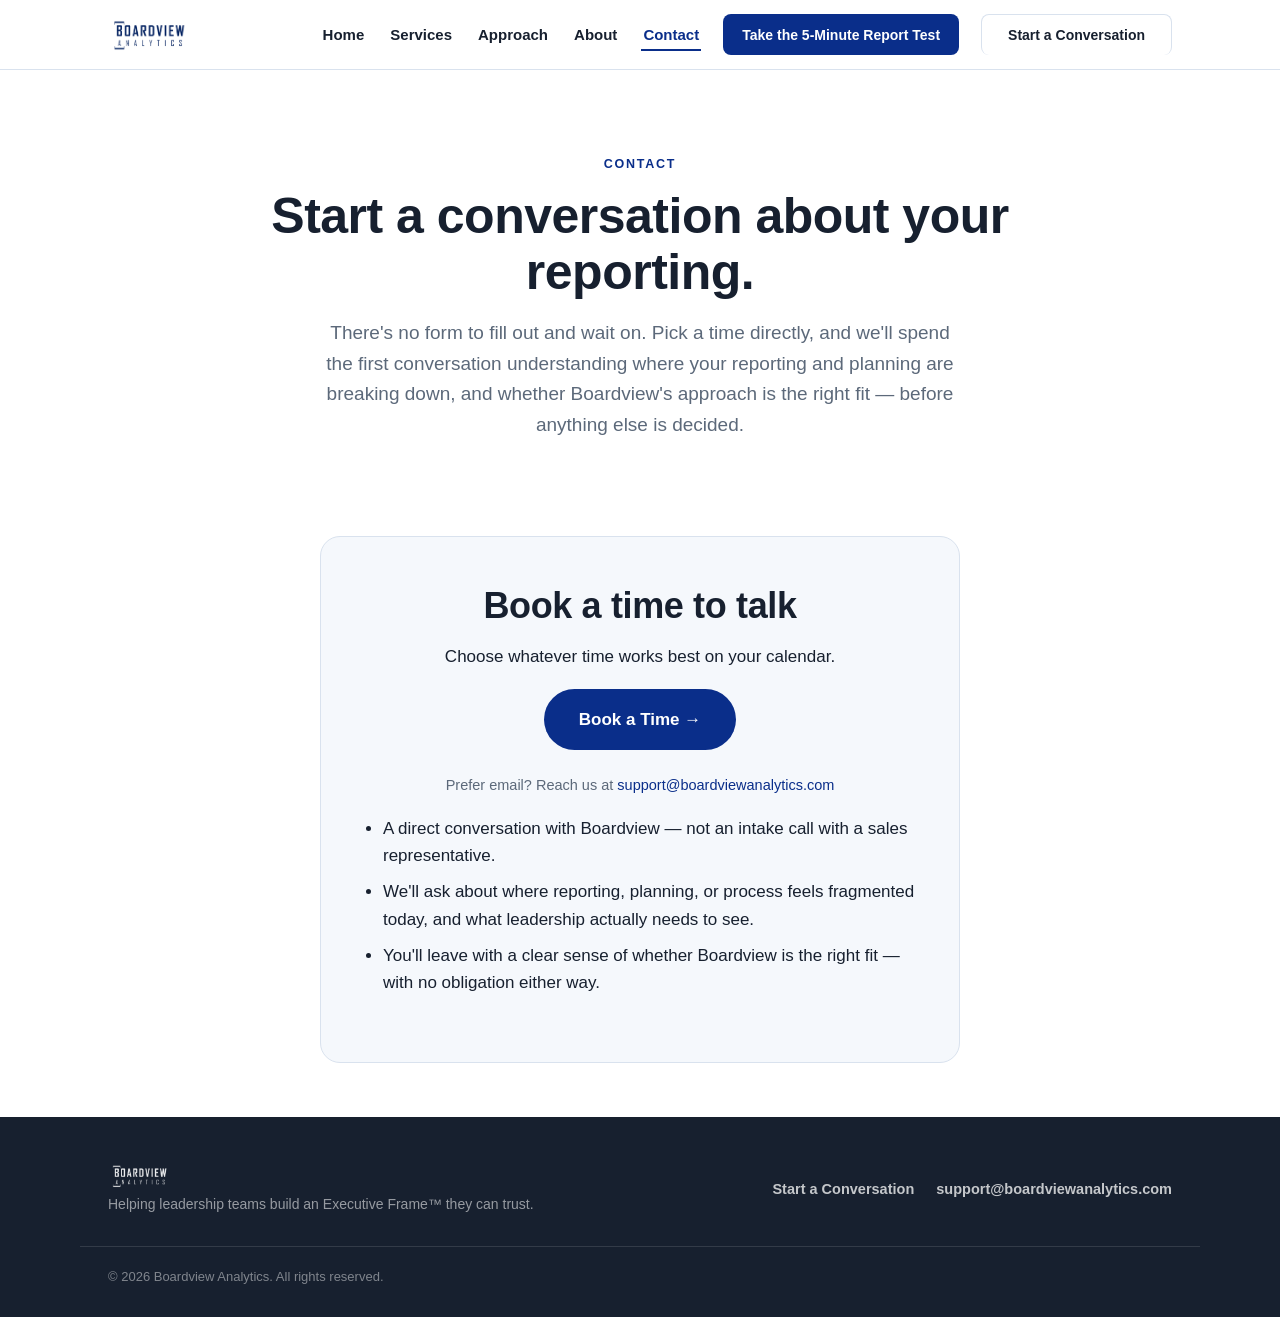
<file: contact.html>
<!doctype html>
<html lang="en">
<head>
<meta charset="utf-8">
<meta name="viewport" content="width=device-width, initial-scale=1">
<title>Contact | Boardview Analytics</title>
<meta name="description" content="Start a conversation with Boardview Analytics about your organization's reporting, planning, and performance management.">
<link rel="icon" href="assets/img/logo.png">
<link rel="stylesheet" href="assets/css/style.css">
</head>
<body>

<header class="site-header">
  <div class="wrap">
    <a class="brand" href="index.html" aria-label="Boardview Analytics home">
      <img src="assets/img/logo.png" alt="Boardview Analytics">
    </a>
    <nav aria-label="Primary">
      <ul class="nav-links">
        <li><a href="index.html">Home</a></li>
        <li><a href="services.html">Services</a></li>
        <li><a href="approach.html">Approach</a></li>
        <li><a href="about.html">About</a></li>
        <li><a href="contact.html" aria-current="page">Contact</a></li>
        <li class="nav-cta-item"><a class="btn btn-primary btn-nav" href="5-minute-test.html">Take the 5-Minute Report Test</a></li>
        <li class="nav-cta-item"><a class="btn btn-secondary btn-nav" href="contact.html">Start a Conversation</a></li>
      </ul>
    </nav>
    <button class="nav-toggle" aria-label="Toggle menu"><span></span><span></span><span></span></button>
  </div>
</header>
<main>
  <section class="hero">
    <div class="wrap" style="text-align:center;">
      <span class="eyebrow">Contact</span>
      <h1 style="margin-left:auto;margin-right:auto;">Start a conversation about your reporting.</h1>
      <p class="lede" style="margin-left:auto;margin-right:auto;">There's no form to fill out and wait on. Pick a time directly, and we'll spend the first conversation understanding where your reporting and planning are breaking down, and whether Boardview's approach is the right fit &mdash; before anything else is decided.</p>
    </div>
  </section>

  <section class="tight contact-book-gap">
    <div class="wrap">
      <div class="contact-card">
        <h2>Book a time to talk</h2>
        <p>Choose whatever time works best on your calendar.</p>
        <a class="btn btn-primary" href="https://outlook.office.com/book/BoardviewAnalytics1@boardviewanalytics.com/?ismsaljsauthenabled" target="_blank" rel="noopener">Book a Time &rarr;</a>
        <p style="margin-top:24px; font-size:14.5px; color:var(--muted);">Prefer email? Reach us at <a href="mailto:support@boardviewanalytics.com">support@boardviewanalytics.com</a></p>

        <ul class="expect-list plain">
          <li>A direct conversation with Boardview &mdash; not an intake call with a sales representative.</li>
          <li>We'll ask about where reporting, planning, or process feels fragmented today, and what leadership actually needs to see.</li>
          <li>You'll leave with a clear sense of whether Boardview is the right fit &mdash; with no obligation either way.</li>
        </ul>
      </div>
    </div>
  </section>
</main>

<footer class="site-footer">
  <div class="wrap">
    <div>
      <div class="foot-brand">
        <img src="assets/img/logo.png" alt="Boardview Analytics">
      </div>
      <div class="foot-tagline">Helping leadership teams build an Executive Frame&trade; they can trust.</div>
    </div>
    <nav aria-label="Footer">
      <a href="contact.html">Start a Conversation</a>
      <a href="mailto:support@boardviewanalytics.com">support@boardviewanalytics.com</a>
    </nav>
  </div>
  <div class="foot-bottom">&copy; 2026 Boardview Analytics. All rights reserved.</div>
</footer>
<script src="assets/js/main.js"></script>
</body>
</html>
</file>
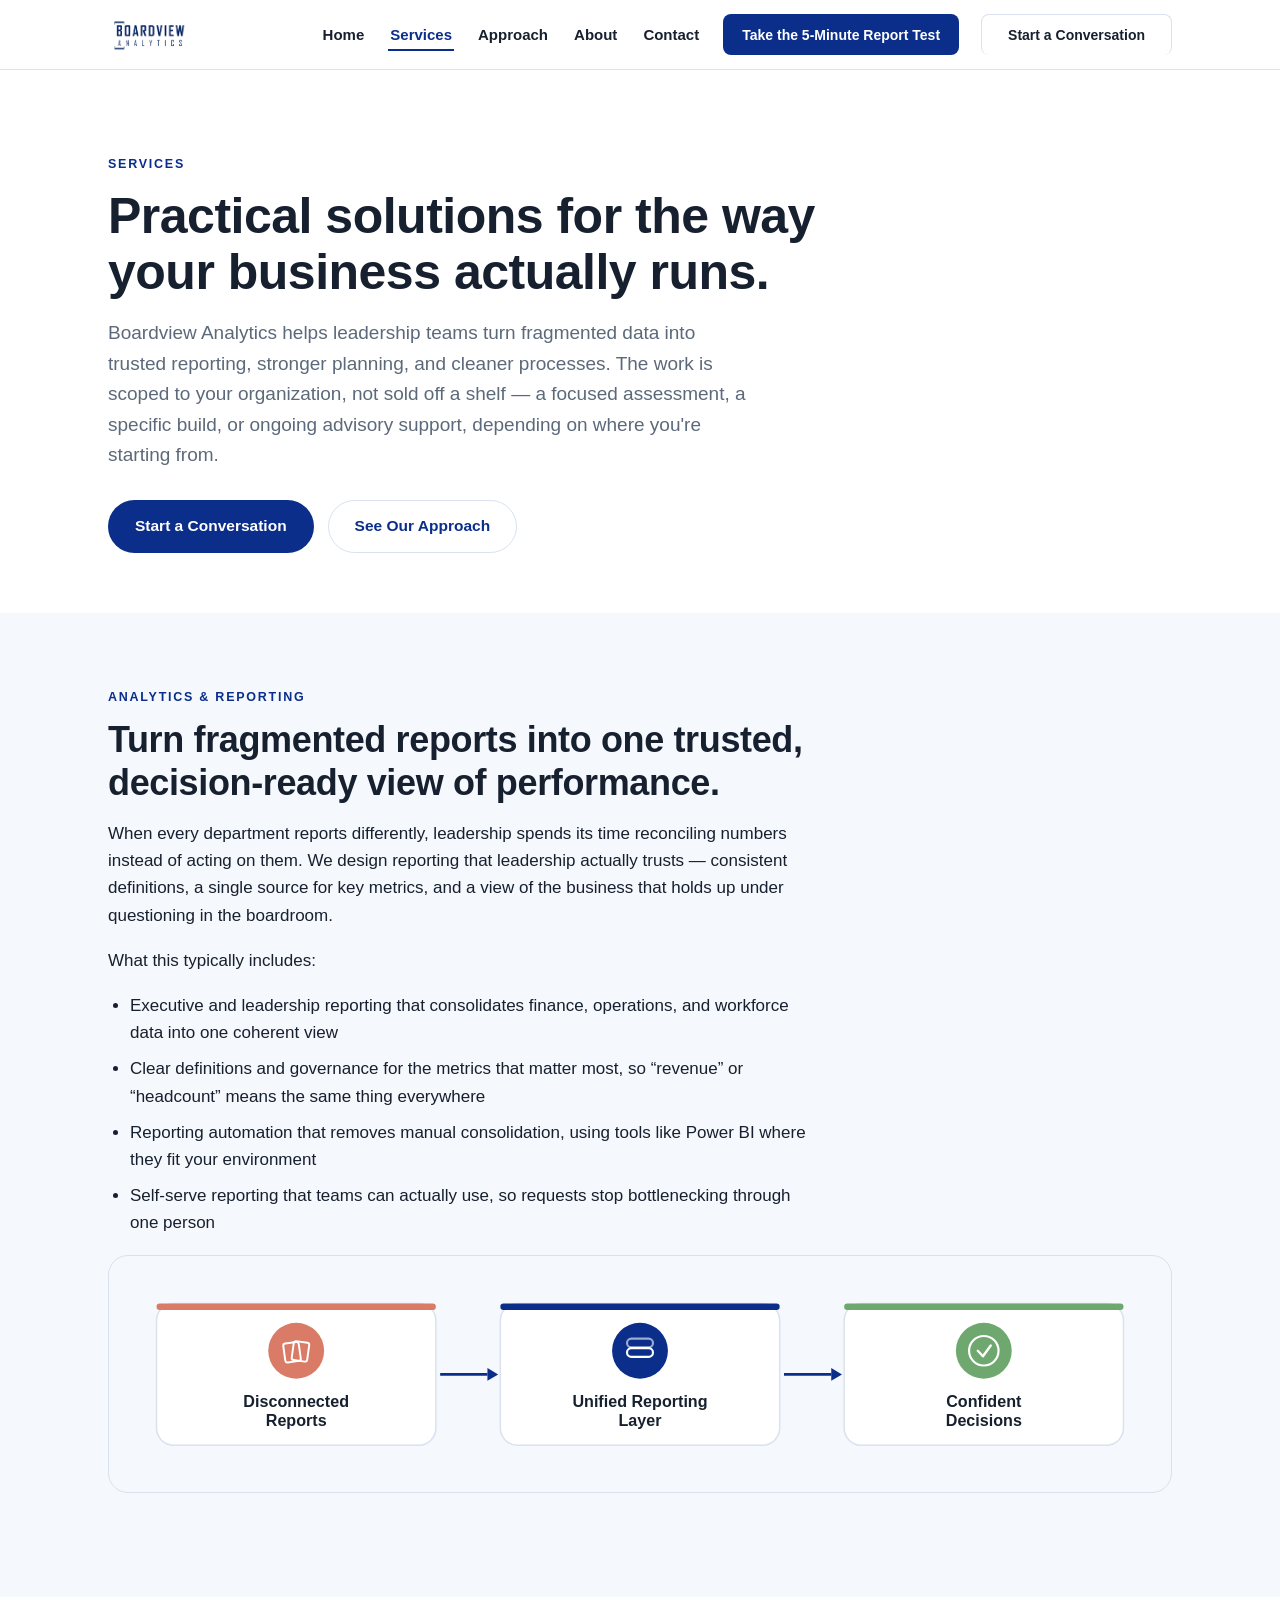
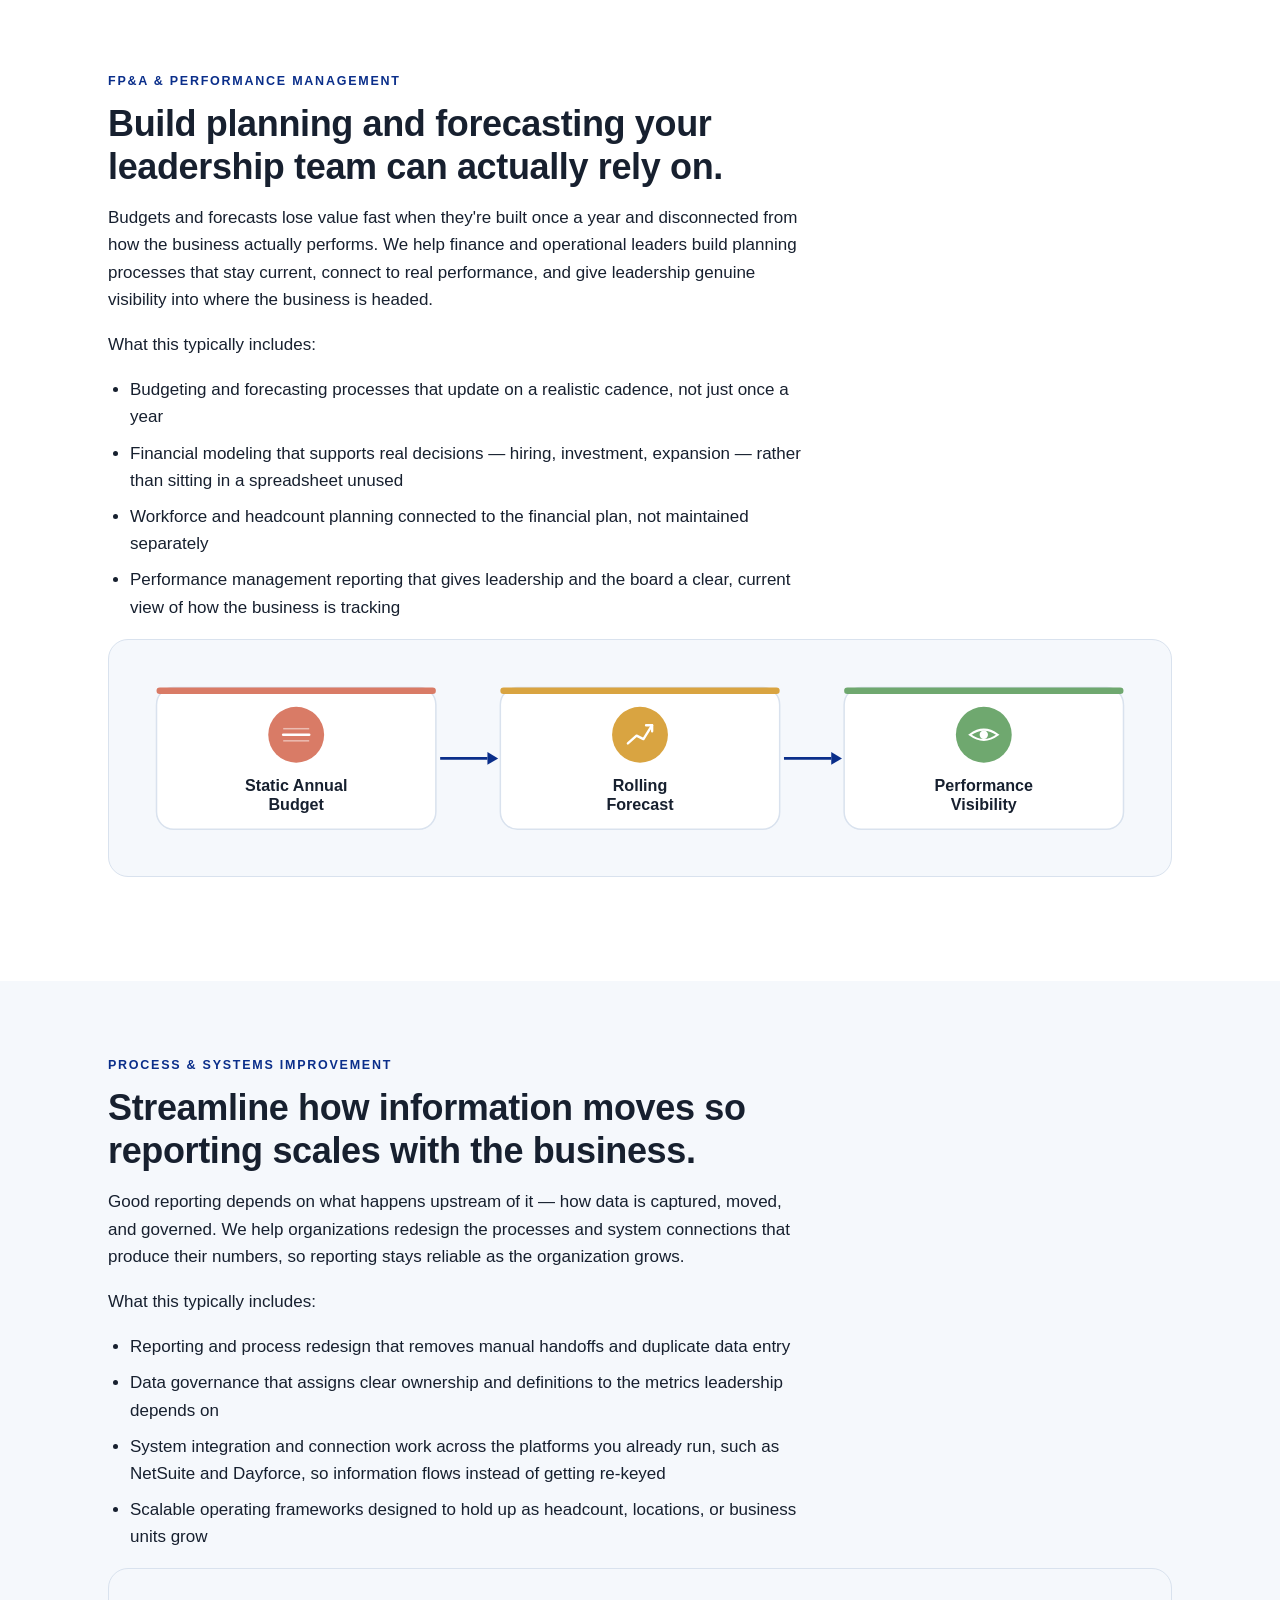
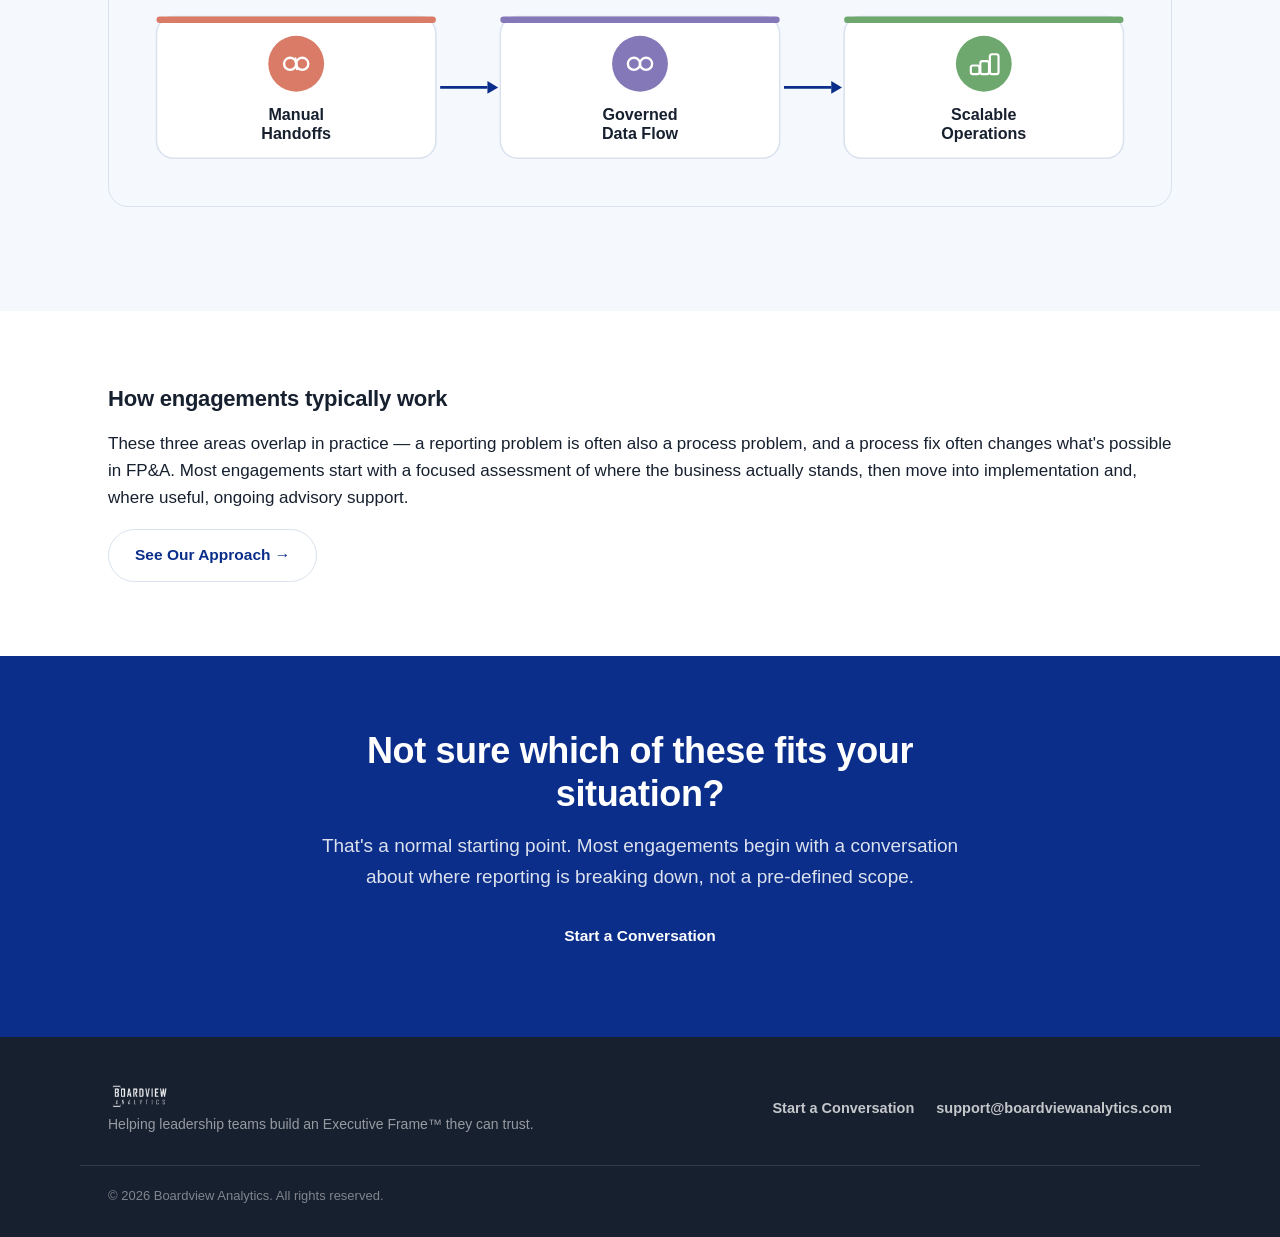
<file: services.html>
<!doctype html>
<html lang="en">
<head>
<meta charset="utf-8">
<meta name="viewport" content="width=device-width, initial-scale=1">
<title>Services | Boardview Analytics</title>
<meta name="description" content="Analytics and reporting, FP&A and performance management, and process and systems improvement for growing organizations.">
<link rel="icon" href="assets/img/logo.png">
<link rel="stylesheet" href="assets/css/style.css">
</head>
<body>

<header class="site-header">
  <div class="wrap">
    <a class="brand" href="index.html" aria-label="Boardview Analytics home">
      <img src="assets/img/logo.png" alt="Boardview Analytics">
    </a>
    <nav aria-label="Primary">
      <ul class="nav-links">
        <li><a href="index.html">Home</a></li>
        <li><a href="services.html" aria-current="page">Services</a></li>
        <li><a href="approach.html">Approach</a></li>
        <li><a href="about.html">About</a></li>
        <li><a href="contact.html">Contact</a></li>
        <li class="nav-cta-item"><a class="btn btn-primary btn-nav" href="5-minute-test.html">Take the 5-Minute Report Test</a></li>
        <li class="nav-cta-item"><a class="btn btn-secondary btn-nav" href="contact.html">Start a Conversation</a></li>
      </ul>
    </nav>
    <button class="nav-toggle" aria-label="Toggle menu"><span></span><span></span><span></span></button>
  </div>
</header>
<main>
  <section class="hero">
    <div class="wrap">
      <span class="eyebrow">Services</span>
      <h1>Practical solutions for the way your business actually runs.</h1>
      <p class="lede">Boardview Analytics helps leadership teams turn fragmented data into trusted reporting, stronger planning, and cleaner processes. The work is scoped to your organization, not sold off a shelf &mdash; a focused assessment, a specific build, or ongoing advisory support, depending on where you're starting from.</p>
      <div class="btn-row">
    <a class="btn btn-primary" href="contact.html">Start a Conversation</a>
    <a class="btn btn-secondary" href="approach.html">See Our Approach</a>
  </div>
    </div>
  </section>

  <section class="bg-light" id="analytics-reporting">
    <div class="wrap">
      <div class="service-text">
        <span class="eyebrow">Analytics &amp; Reporting</span>
        <h2>Turn fragmented reports into one trusted, decision-ready view of performance.</h2>
        <p>When every department reports differently, leadership spends its time reconciling numbers instead of acting on them. We design reporting that leadership actually trusts &mdash; consistent definitions, a single source for key metrics, and a view of the business that holds up under questioning in the boardroom.</p>
        <p>What this typically includes:</p>
        <ul class="plain">
          <li>Executive and leadership reporting that consolidates finance, operations, and workforce data into one coherent view</li>
          <li>Clear definitions and governance for the metrics that matter most, so &ldquo;revenue&rdquo; or &ldquo;headcount&rdquo; means the same thing everywhere</li>
          <li>Reporting automation that removes manual consolidation, using tools like Power BI where they fit your environment</li>
          <li>Self-serve reporting that teams can actually use, so requests stop bottlenecking through one person</li>
        </ul>
      </div>
      <div class="diagram-frame diagram-wide"><svg viewBox="0 0 940 172" xmlns="http://www.w3.org/2000/svg" role="img" aria-label="Disconnected reports become a unified reporting layer, leading to confident decisions."><line x1="284" y1="86" x2="328" y2="86" stroke="#0A2E8A" stroke-width="2.4"/>
        <polygon points="328,80 338,86 328,92" fill="#0A2E8A"/><g>
      <rect x="20" y="20" width="260" height="132" rx="16" fill="#FFFFFF" stroke="#D9E2EE" stroke-width="1.4"/>
      <rect x="20" y="20" width="260" height="6" rx="3" fill="#D97B66"/>
      <circle cx="150" cy="64" r="26" fill="#D97B66"/>
      <rect x="138.716" y="55.94" width="14.508000000000001" height="17.732000000000003" rx="2" fill="none" stroke="#fff" stroke-width="1.8" transform="rotate(-8 150 64)"/>
        <rect x="146.776" y="55.134" width="14.508000000000001" height="17.732000000000003" rx="2" fill="none" stroke="#fff" stroke-width="1.8" transform="rotate(8 150 64)"/>
      <text x="150" y="116" text-anchor="middle" font-family="Bahnschrift SemiBold, Segoe UI, Arial, sans-serif" font-weight="700" font-size="15" fill="#17202F"><tspan x="150" dy="0">Disconnected</tspan><tspan x="150" dy="18">Reports</tspan></text></g><line x1="604" y1="86" x2="648" y2="86" stroke="#0A2E8A" stroke-width="2.4"/>
        <polygon points="648,80 658,86 648,92" fill="#0A2E8A"/><g>
      <rect x="340" y="20" width="260" height="132" rx="16" fill="#FFFFFF" stroke="#D9E2EE" stroke-width="1.4"/>
      <rect x="340" y="20" width="260" height="6" rx="3" fill="#0A2E8A"/>
      <circle cx="470" cy="64" r="26" fill="#0A2E8A"/>
      <rect x="457.91" y="61.582" width="24.18" height="8.06" rx="4" fill="none" stroke="#fff" stroke-width="2"/>
        <rect x="457.91" y="52.716" width="24.18" height="8.06" rx="4" fill="none" stroke="#fff" stroke-width="2" opacity="0.6"/>
      <text x="470" y="116" text-anchor="middle" font-family="Bahnschrift SemiBold, Segoe UI, Arial, sans-serif" font-weight="700" font-size="15" fill="#17202F"><tspan x="470" dy="0">Unified Reporting</tspan><tspan x="470" dy="18">Layer</tspan></text></g><g>
      <rect x="660" y="20" width="260" height="132" rx="16" fill="#FFFFFF" stroke="#D9E2EE" stroke-width="1.4"/>
      <rect x="660" y="20" width="260" height="6" rx="3" fill="#6FA86F"/>
      <circle cx="790" cy="64" r="26" fill="#6FA86F"/>
      <circle cx="790" cy="64" r="13.702" fill="none" stroke="#fff" stroke-width="2"/>
        <polyline points="784.358,64 789.194,69.1584 796.448,59.164" fill="none" stroke="#fff" stroke-width="2.2" stroke-linecap="round" stroke-linejoin="round"/>
      <text x="790" y="116" text-anchor="middle" font-family="Bahnschrift SemiBold, Segoe UI, Arial, sans-serif" font-weight="700" font-size="15" fill="#17202F"><tspan x="790" dy="0">Confident</tspan><tspan x="790" dy="18">Decisions</tspan></text></g></svg></div>
    </div>
  </section>

  <section id="fpa-performance">
    <div class="wrap">
      <div class="service-text">
        <span class="eyebrow">FP&amp;A &amp; Performance Management</span>
        <h2>Build planning and forecasting your leadership team can actually rely on.</h2>
        <p>Budgets and forecasts lose value fast when they're built once a year and disconnected from how the business actually performs. We help finance and operational leaders build planning processes that stay current, connect to real performance, and give leadership genuine visibility into where the business is headed.</p>
        <p>What this typically includes:</p>
        <ul class="plain">
          <li>Budgeting and forecasting processes that update on a realistic cadence, not just once a year</li>
          <li>Financial modeling that supports real decisions &mdash; hiring, investment, expansion &mdash; rather than sitting in a spreadsheet unused</li>
          <li>Workforce and headcount planning connected to the financial plan, not maintained separately</li>
          <li>Performance management reporting that gives leadership and the board a clear, current view of how the business is tracking</li>
        </ul>
      </div>
      <div class="diagram-frame diagram-wide"><svg viewBox="0 0 940 172" xmlns="http://www.w3.org/2000/svg" role="img" aria-label="A static annual budget becomes a rolling forecast, leading to performance visibility."><line x1="284" y1="86" x2="328" y2="86" stroke="#0A2E8A" stroke-width="2.4"/>
        <polygon points="328,80 338,86 328,92" fill="#0A2E8A"/><g>
      <rect x="20" y="20" width="260" height="132" rx="16" fill="#FFFFFF" stroke="#D9E2EE" stroke-width="1.4"/>
      <rect x="20" y="20" width="260" height="6" rx="3" fill="#D97B66"/>
      <circle cx="150" cy="64" r="26" fill="#D97B66"/>
      <line x1="137.91" y1="64" x2="162.09" y2="64" stroke="#fff" stroke-width="2.4" stroke-linecap="round"/>
        <line x1="137.91" y1="58.358" x2="162.09" y2="58.358" stroke="#fff" stroke-width="1.4" opacity="0.5"/>
        <line x1="137.91" y1="69.642" x2="162.09" y2="69.642" stroke="#fff" stroke-width="1.4" opacity="0.5"/>
      <text x="150" y="116" text-anchor="middle" font-family="Bahnschrift SemiBold, Segoe UI, Arial, sans-serif" font-weight="700" font-size="15" fill="#17202F"><tspan x="150" dy="0">Static Annual</tspan><tspan x="150" dy="18">Budget</tspan></text></g><line x1="604" y1="86" x2="648" y2="86" stroke="#0A2E8A" stroke-width="2.4"/>
        <polygon points="648,80 658,86 648,92" fill="#0A2E8A"/><g>
      <rect x="340" y="20" width="260" height="132" rx="16" fill="#FFFFFF" stroke="#D9E2EE" stroke-width="1.4"/>
      <rect x="340" y="20" width="260" height="6" rx="3" fill="#D9A441"/>
      <circle cx="470" cy="64" r="26" fill="#D9A441"/>
      <polyline points="458.716,72.06 466.776,64.806 473.224,68.03 481.284,55.134" fill="none" stroke="#fff" stroke-width="2.2" stroke-linecap="round" stroke-linejoin="round"/>
        <polyline points="475.642,55.134 481.284,55.134 481.284,60.775999999999996" fill="none" stroke="#fff" stroke-width="2.2" stroke-linecap="round" stroke-linejoin="round"/>
      <text x="470" y="116" text-anchor="middle" font-family="Bahnschrift SemiBold, Segoe UI, Arial, sans-serif" font-weight="700" font-size="15" fill="#17202F"><tspan x="470" dy="0">Rolling</tspan><tspan x="470" dy="18">Forecast</tspan></text></g><g>
      <rect x="660" y="20" width="260" height="132" rx="16" fill="#FFFFFF" stroke="#D9E2EE" stroke-width="1.4"/>
      <rect x="660" y="20" width="260" height="6" rx="3" fill="#6FA86F"/>
      <circle cx="790" cy="64" r="26" fill="#6FA86F"/>
      <path d="M 777.104 64 Q 790 54.328 802.896 64 Q 790 73.672 777.104 64 Z" fill="none" stroke="#fff" stroke-width="2"/>
        <circle cx="790" cy="64" r="3.8688000000000002" fill="#fff"/>
      <text x="790" y="116" text-anchor="middle" font-family="Bahnschrift SemiBold, Segoe UI, Arial, sans-serif" font-weight="700" font-size="15" fill="#17202F"><tspan x="790" dy="0">Performance</tspan><tspan x="790" dy="18">Visibility</tspan></text></g></svg></div>
    </div>
  </section>

  <section class="bg-light" id="process-systems">
    <div class="wrap">
      <div class="service-text">
        <span class="eyebrow">Process &amp; Systems Improvement</span>
        <h2>Streamline how information moves so reporting scales with the business.</h2>
        <p>Good reporting depends on what happens upstream of it &mdash; how data is captured, moved, and governed. We help organizations redesign the processes and system connections that produce their numbers, so reporting stays reliable as the organization grows.</p>
        <p>What this typically includes:</p>
        <ul class="plain">
          <li>Reporting and process redesign that removes manual handoffs and duplicate data entry</li>
          <li>Data governance that assigns clear ownership and definitions to the metrics leadership depends on</li>
          <li>System integration and connection work across the platforms you already run, such as NetSuite and Dayforce, so information flows instead of getting re-keyed</li>
          <li>Scalable operating frameworks designed to hold up as headcount, locations, or business units grow</li>
        </ul>
      </div>
      <div class="diagram-frame diagram-wide"><svg viewBox="0 0 940 172" xmlns="http://www.w3.org/2000/svg" role="img" aria-label="Manual handoffs become governed data flow, leading to scalable operations."><line x1="284" y1="86" x2="328" y2="86" stroke="#0A2E8A" stroke-width="2.4"/>
        <polygon points="328,80 338,86 328,92" fill="#0A2E8A"/><g>
      <rect x="20" y="20" width="260" height="132" rx="16" fill="#FFFFFF" stroke="#D9E2EE" stroke-width="1.4"/>
      <rect x="20" y="20" width="260" height="6" rx="3" fill="#D97B66"/>
      <circle cx="150" cy="64" r="26" fill="#D97B66"/>
      <circle cx="144.358" cy="64" r="5.642" fill="none" stroke="#fff" stroke-width="2.2"/>
        <circle cx="155.642" cy="64" r="5.642" fill="none" stroke="#fff" stroke-width="2.2"/>
        <line x1="149.194" y1="59.164" x2="150.806" y2="68.836" stroke="#fff" stroke-width="2.2" stroke-linecap="round"/>
      <text x="150" y="116" text-anchor="middle" font-family="Bahnschrift SemiBold, Segoe UI, Arial, sans-serif" font-weight="700" font-size="15" fill="#17202F"><tspan x="150" dy="0">Manual</tspan><tspan x="150" dy="18">Handoffs</tspan></text></g><line x1="604" y1="86" x2="648" y2="86" stroke="#0A2E8A" stroke-width="2.4"/>
        <polygon points="648,80 658,86 648,92" fill="#0A2E8A"/><g>
      <rect x="340" y="20" width="260" height="132" rx="16" fill="#FFFFFF" stroke="#D9E2EE" stroke-width="1.4"/>
      <rect x="340" y="20" width="260" height="6" rx="3" fill="#8578B8"/>
      <circle cx="470" cy="64" r="26" fill="#8578B8"/>
      <circle cx="464.358" cy="64" r="5.642" fill="none" stroke="#fff" stroke-width="2.2"/>
        <circle cx="475.642" cy="64" r="5.642" fill="none" stroke="#fff" stroke-width="2.2"/>
        <line x1="469.194" y1="64" x2="470.806" y2="64" stroke="#fff" stroke-width="2.2"/>
      <text x="470" y="116" text-anchor="middle" font-family="Bahnschrift SemiBold, Segoe UI, Arial, sans-serif" font-weight="700" font-size="15" fill="#17202F"><tspan x="470" dy="0">Governed</tspan><tspan x="470" dy="18">Data Flow</tspan></text></g><g>
      <rect x="660" y="20" width="260" height="132" rx="16" fill="#FFFFFF" stroke="#D9E2EE" stroke-width="1.4"/>
      <rect x="660" y="20" width="260" height="6" rx="3" fill="#6FA86F"/>
      <circle cx="790" cy="64" r="26" fill="#6FA86F"/>
      <rect x="777.91" y="65.612" width="8.06" height="8.06" rx="2" fill="none" stroke="#fff" stroke-width="2"/>
        <rect x="786.776" y="61.582" width="8.06" height="12.09" rx="2" fill="none" stroke="#fff" stroke-width="2"/>
        <rect x="795.642" y="55.134" width="8.06" height="18.538" rx="2" fill="none" stroke="#fff" stroke-width="2"/>
      <text x="790" y="116" text-anchor="middle" font-family="Bahnschrift SemiBold, Segoe UI, Arial, sans-serif" font-weight="700" font-size="15" fill="#17202F"><tspan x="790" dy="0">Scalable</tspan><tspan x="790" dy="18">Operations</tspan></text></g></svg></div>
    </div>
  </section>

  <section>
    <div class="wrap">
      <h3>How engagements typically work</h3>
      <p>These three areas overlap in practice &mdash; a reporting problem is often also a process problem, and a process fix often changes what's possible in FP&amp;A. Most engagements start with a focused assessment of where the business actually stands, then move into implementation and, where useful, ongoing advisory support.</p>
      <a class="btn btn-secondary" href="approach.html">See Our Approach &rarr;</a>
    </div>
  </section>

  <section class="bg-blue cta-band">
    <div class="wrap">
      <h2>Not sure which of these fits your situation?</h2>
      <p class="lede">That's a normal starting point. Most engagements begin with a conversation about where reporting is breaking down, not a pre-defined scope.</p>
      <div class="btn-row">
    <a class="btn btn-primary" href="contact.html">Start a Conversation</a>
    
  </div>
    </div>
  </section>
</main>

<footer class="site-footer">
  <div class="wrap">
    <div>
      <div class="foot-brand">
        <img src="assets/img/logo.png" alt="Boardview Analytics">
      </div>
      <div class="foot-tagline">Helping leadership teams build an Executive Frame&trade; they can trust.</div>
    </div>
    <nav aria-label="Footer">
      <a href="contact.html">Start a Conversation</a>
      <a href="mailto:support@boardviewanalytics.com">support@boardviewanalytics.com</a>
    </nav>
  </div>
  <div class="foot-bottom">&copy; 2026 Boardview Analytics. All rights reserved.</div>
</footer>
<script src="assets/js/main.js"></script>
</body>
</html>
</file>
<file: assets/css/style.css>
/* ==========================================================================
   Boardview Analytics — site stylesheet
   Design System 1.0: restrained, executive, calm, clear, credible.
   ========================================================================== */

:root {
  --blue: #0A2E8A;
  --blue-dark: #082569;
  --slate: #17202F;
  --muted: #5C697A;
  --bg-light: #F5F8FC;
  --line: #D9E2EE;
  --white: #FFFFFF;

  /* diagram accent palette — diagrams only, never buttons/links/headings */
  --teal: #5FA8A0;
  --amber: #D9A441;
  --coral: #D97B66;
  --violet: #8578B8;
  --green: #6FA86F;

  --font-head: "Bahnschrift SemiBold", "Segoe UI", "Inter", Arial, sans-serif;
  --font-body: "Avenir Next LT Pro", "Segoe UI", "Inter", Arial, sans-serif;

  --maxw: 1120px;
  --radius: 20px;
}

* { box-sizing: border-box; }
html { scroll-behavior: smooth; }
body {
  margin: 0;
  font-family: var(--font-body);
  color: var(--slate);
  background: var(--white);
  font-size: 17px;
  line-height: 1.6;
  -webkit-font-smoothing: antialiased;
}
img { max-width: 100%; display: block; }
a { color: var(--blue); text-decoration: none; }
a:hover { text-decoration: underline; }
.wrap { max-width: var(--maxw); margin: 0 auto; padding: 0 28px; }

h1, h2, h3 {
  font-family: var(--font-head);
  font-weight: 700;
  color: var(--slate);
  letter-spacing: -0.01em;
  margin: 0 0 16px;
}
h1 { font-size: clamp(32px, 4.4vw, 50px); line-height: 1.12; color: var(--slate); }
h2 { font-size: clamp(26px, 3.2vw, 36px); line-height: 1.18; }
h3 { font-size: clamp(19px, 2vw, 22px); line-height: 1.3; }
p { margin: 0 0 18px; color: var(--slate); }
p.lede { font-size: 19px; color: var(--muted); max-width: 640px; }

.eyebrow {
  font-family: var(--font-body);
  font-weight: 800;
  font-size: 12.5px;
  letter-spacing: 0.14em;
  text-transform: uppercase;
  color: var(--blue);
  margin-bottom: 12px;
  display: block;
}

/* ---------- buttons ---------- */
.btn {
  display: inline-block;
  font-family: var(--font-body);
  font-weight: 700;
  font-size: 15.5px;
  padding: 13px 26px;
  border-radius: 999px;
  border: 1px solid transparent;
  cursor: pointer;
  transition: background .15s ease, color .15s ease, border-color .15s ease;
  white-space: nowrap;
}
.btn:hover { text-decoration: none; }
.btn-primary { background: var(--blue); color: var(--white); }
.btn-primary:hover { background: var(--blue-dark); }
.btn-secondary { background: var(--white); color: var(--blue); border-color: var(--line); }
.btn-secondary:hover { background: var(--bg-light); }
.btn-row { display: flex; gap: 14px; flex-wrap: wrap; align-items: center; }
.btn-nav { padding: 10px 20px; font-size: 15px; }

/* ---------- header ---------- */
.site-header {
  position: sticky; top: 0; z-index: 50;
  background: rgba(255,255,255,0.96);
  backdrop-filter: saturate(150%) blur(6px);
  border-bottom: 1px solid var(--line);
}
.site-header .wrap {
  display: flex; align-items: center; justify-content: space-between;
  padding-top: 14px; padding-bottom: 14px; gap: 14px;
}
.brand { display: flex; align-items: center; gap: 10px; flex-shrink: 0; }
.brand img { height: 34px; width: auto; }
/* The primary nav is the ONLY place the two header CTAs live — they are
   the last two items in .nav-links, right after Contact. There is no
   second copy anywhere in the header, so there is nothing left to
   duplicate at any viewport width. */
nav[aria-label="Primary"] { flex: 1; min-width: 0; }
.nav-links {
  display: flex; gap: 22px; align-items: center; list-style: none;
  margin: 0; padding: 0; justify-content: flex-end;
}
.nav-links a {
  color: var(--slate); font-weight: 600; font-size: 15px;
  padding: 6px 2px; border-bottom: 2px solid transparent;
}
.nav-links a:hover, .nav-links a[aria-current="page"] {
  color: var(--blue); text-decoration: none; border-bottom-color: var(--blue);
}
/* These two CTAs must look identical to the working ones on
   5-minute-test.html. That page never uses the shared .btn class — it has
   its own local .nav-cta rule (8px radius, 600 weight, 14px type). Here on
   the shared site, .btn's global border-radius:999px (pill) and
   font-weight:700 were leaking onto these two buttons because nothing
   overrode them, which is the actual root cause of the mismatch — not a
   caching issue. Override every property that differs so these render the
   same as 5-minute-test.html's buttons. */
.nav-links li.nav-cta-item a {
  padding: 9px 18px; border-radius: 8px; border-bottom: none;
  display: inline-block; white-space: nowrap;
  font-weight: 600; font-size: 14px;
}
.nav-links li.nav-cta-item a:hover { border-bottom: none; }
/* Start a Conversation gets extra horizontal room so the label doesn't
   feel cramped; height stays identical to the primary CTA (same vertical
   padding, same border width). */
.nav-links li.nav-cta-item a.btn-secondary { padding: 9px 26px; }
/* Guarantee white text on the primary CTA in every state — generic
   .nav-links a rules (and their :hover/[aria-current] color) must never
   win here. */
.nav-links li.nav-cta-item a.btn-primary,
.nav-links li.nav-cta-item a.btn-primary:link,
.nav-links li.nav-cta-item a.btn-primary:visited,
.nav-links li.nav-cta-item a.btn-primary:hover,
.nav-links li.nav-cta-item a.btn-primary:active,
.nav-links li.nav-cta-item a.btn-primary:focus {
  color: var(--white);
}
.nav-toggle {
  display: none; background: none; border: 1px solid var(--line); border-radius: 10px;
  width: 42px; height: 38px; cursor: pointer; flex-shrink: 0;
}
.nav-toggle span { display: block; width: 20px; height: 2px; background: var(--slate); margin: 4px auto; }

/* ---------- sections ---------- */
section { padding: 74px 0; }
section.tight { padding: 54px 0; }
.bg-light { background: var(--bg-light); }
.bg-blue { background: var(--blue); color: var(--white); }
.bg-blue h2, .bg-blue h3 { color: var(--white); }
.bg-blue p { color: rgba(255,255,255,0.86); }
.bg-blue .eyebrow { color: rgba(255,255,255,0.75); }
.divider { border: none; border-top: 1px solid var(--line); margin: 0; }

.hero { padding: 84px 0 60px; }
.hero .eyebrow { margin-bottom: 14px; }
.hero h1 { max-width: 760px; }
.hero p.lede { margin-top: 18px; margin-bottom: 30px; }
.fit-line { font-size: 14px; color: var(--muted); margin: 22px 0 0; }
.fit-line a { font-weight: 700; }

/* ---------- cards ---------- */
.card-grid { display: grid; grid-template-columns: repeat(3, 1fr); gap: 22px; margin-top: 32px; }
.card {
  background: var(--white); border: 1px solid var(--line); border-radius: var(--radius);
  padding: 28px 26px; box-shadow: 0 1px 2px rgba(23,32,47,0.04);
}
.card h3 { margin-bottom: 10px; }
.card p { color: var(--muted); margin-bottom: 14px; font-size: 15.5px; }
.card a.more { font-weight: 700; font-size: 14.5px; }

.diagram-frame {
  background: var(--bg-light); border: 1px solid var(--line); border-radius: var(--radius);
  padding: 26px; margin: 30px 0; overflow-x: auto;
}
.diagram-frame svg { display: block; margin: 0 auto; max-width: 100%; height: auto; }
.diagram-caption { text-align: center; font-size: 13.5px; color: var(--muted); margin-top: 10px; }

.split { display: grid; grid-template-columns: 1.1fr 0.9fr; gap: 48px; align-items: start; }
.service-text { max-width: 700px; }
.diagram-wide { margin-top: 6px; }

ul.plain { margin: 0 0 18px; padding-left: 22px; }
ul.plain li { margin-bottom: 9px; color: var(--slate); }
ul.plain.muted li { color: var(--muted); }

.pill-list { list-style: none; margin: 0; padding: 0; display: flex; flex-direction: column; gap: 14px; }
.pill-list li {
  background: var(--white); border: 1px solid var(--line); border-radius: 14px;
  padding: 16px 18px; font-size: 15.5px;
}
.pill-list li strong { color: var(--blue); }

.principle-grid { display: grid; grid-template-columns: repeat(2, 1fr); gap: 18px; margin-top: 30px; }
.principle { border-left: 3px solid var(--blue); padding: 4px 0 4px 18px; }
.principle h3 { font-size: 17px; margin-bottom: 6px; }
.principle p { color: var(--muted); font-size: 15px; margin-bottom: 0; }

.stat-row { display: flex; gap: 40px; margin-top: 24px; flex-wrap: wrap; }
.stat-row .stat b { display: block; font-family: var(--font-head); font-size: 30px; color: var(--blue); }
.stat-row .stat span { color: var(--muted); font-size: 14px; }

.cta-band { text-align: center; }
.cta-band h2 { max-width: 620px; margin-left: auto; margin-right: auto; }
.cta-band p.lede { margin-left: auto; margin-right: auto; text-align: center; }
.cta-band .btn-row { justify-content: center; }

.next-links { display: flex; gap: 14px; flex-wrap: wrap; margin-top: 10px; }
.next-links a {
  font-weight: 700; font-size: 14.5px; padding: 8px 4px;
}

/* ---------- footer ---------- */
.site-footer { background: var(--slate); color: rgba(255,255,255,0.75); padding: 46px 0 30px; }
.site-footer .wrap {
  display: flex; justify-content: space-between; align-items: center; gap: 20px; flex-wrap: wrap;
}
.site-footer .foot-brand { display: flex; align-items: center; gap: 12px; }
.site-footer .foot-brand img { height: 26px; filter: brightness(0) invert(1); opacity: 0.92; }
.site-footer .foot-tagline { font-size: 14px; color: rgba(255,255,255,0.55); margin-top: 4px; }
.site-footer nav { display: flex; gap: 22px; flex-wrap: wrap; }
.site-footer nav a { color: rgba(255,255,255,0.75); font-size: 14.5px; font-weight: 600; }
.site-footer nav a:hover { color: var(--white); }
.foot-bottom {
  max-width: var(--maxw); margin: 30px auto 0; padding: 20px 28px 0; border-top: 1px solid rgba(255,255,255,0.12);
  font-size: 13px; color: rgba(255,255,255,0.45);
}

/* ---------- contact page ---------- */
.contact-card {
  max-width: 640px; margin: 0 auto; text-align: center;
  background: var(--bg-light); border: 1px solid var(--line); border-radius: var(--radius);
  padding: 48px 40px;
}
.contact-card .btn-primary { font-size: 17px; padding: 16px 34px; }
.expect-list { text-align: left; max-width: 560px; margin: 40px auto 0; }
/* Tighten the gap between the contact-page intro and the "Book a time to
   talk" card that follows it (roughly a 40-45% cut to the combined hero +
   section gap). Scoped to this one section via its own class so .hero and
   the shared section.tight rule — used elsewhere — are untouched. */
section.tight.contact-book-gap { padding-top: 6px; }

/* ---------- responsive ---------- */
@media (max-width: 900px) {
  .card-grid { grid-template-columns: 1fr; }
  .split { grid-template-columns: 1fr; }
  .principle-grid { grid-template-columns: 1fr; }
}
/* The header now carries two nav CTAs instead of one, so it needs to drop
   into the mobile dropdown a bit earlier than the original single-CTA
   design did — otherwise the extra button crowds the 760–1040px range.
   Everything else (section/footer spacing) still switches at 760px. */
@media (max-width: 1040px) {
  .nav-links { display: none; }
  .nav-toggle { display: block; }
  .site-header.open .nav-links {
    display: flex; position: absolute; top: 100%; left: 0; right: 0;
    background: var(--white); border-bottom: 1px solid var(--line);
    flex-direction: column; padding: 18px 28px; gap: 16px;
  }
  .nav-links li.nav-cta-item { width: 100%; margin-top: 4px; }
  .nav-links li.nav-cta-item a { display: block; text-align: center; }
}
@media (max-width: 760px) {
  section { padding: 54px 0; }
  .hero { padding: 44px 0 40px; }
  .site-footer .wrap { flex-direction: column; align-items: flex-start; }
  section.tight.contact-book-gap { padding-top: 10px; }
}
</file>
